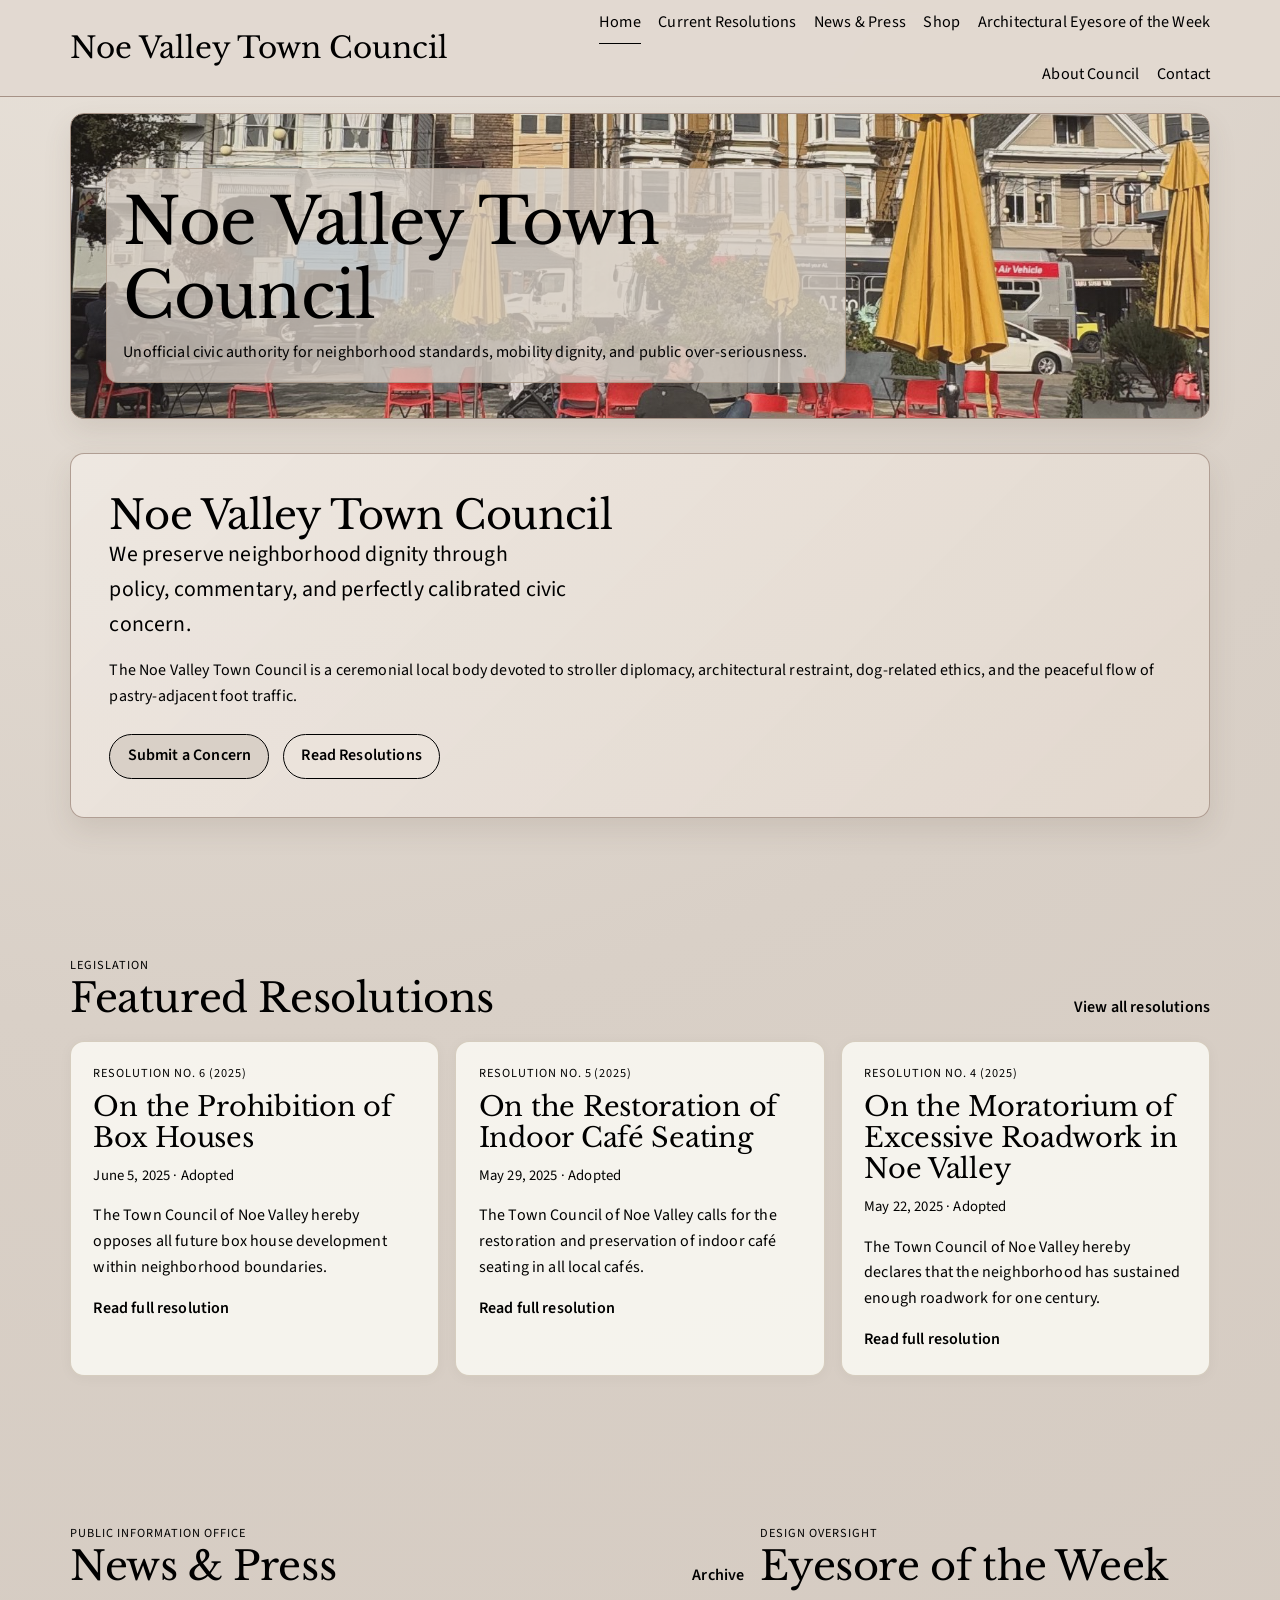
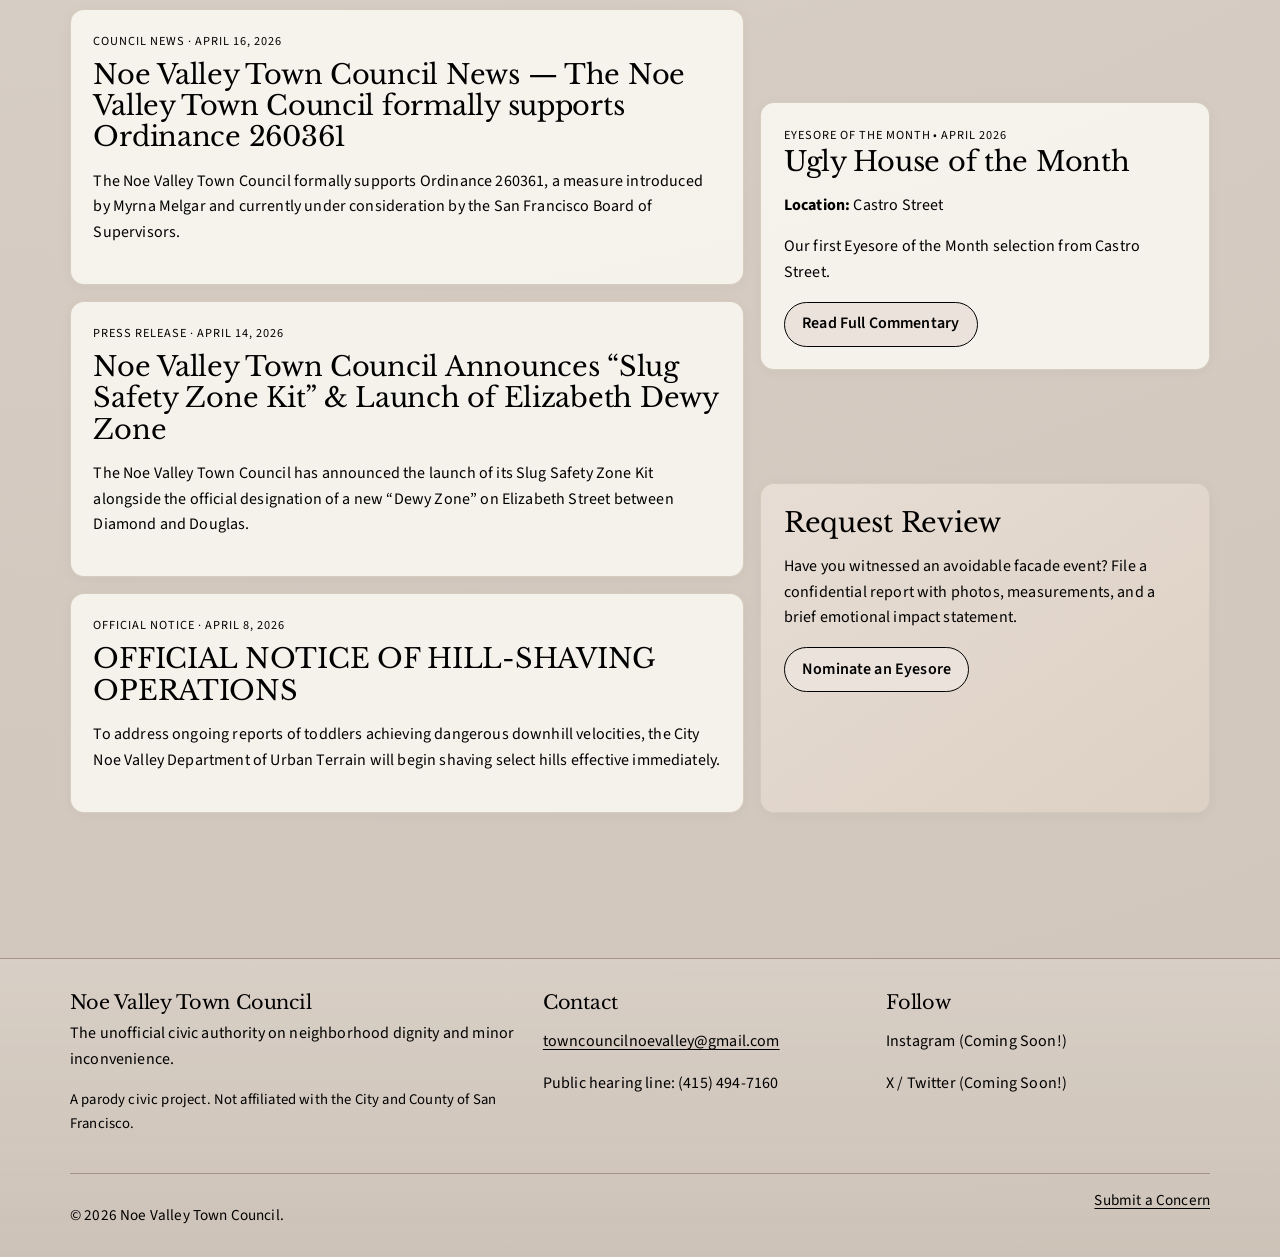
<file: index.html>
<!doctype html>
<html lang="en">
  <head>
    <meta charset="utf-8" />
    <meta name="viewport" content="width=device-width, initial-scale=1" />
    <title>Noe Valley Town Council | Unofficial Civic Authority</title>
    <meta
      name="description"
      content="The unofficial city council of Noe Valley: neighborhood resolutions, civic bulletins, architectural oversight, and politely dramatic governance."
    />
    <link rel="preconnect" href="https://fonts.googleapis.com" />
    <link rel="preconnect" href="https://fonts.gstatic.com" crossorigin />
    <link
      rel="preload"
      as="style"
      href="https://fonts.googleapis.com/css2?family=Libre+Baskerville:wght@400;700&amp;family=Source+Sans+3:wght@400;500;600;700&amp;display=swap"
    />
    <link
      rel="stylesheet"
      href="https://fonts.googleapis.com/css2?family=Libre+Baskerville:wght@400;700&amp;family=Source+Sans+3:wght@400;500;600;700&amp;display=swap"
      media="print"
      onload="this.media='all'"
    />
    <noscript>
      <link
        rel="stylesheet"
        href="https://fonts.googleapis.com/css2?family=Libre+Baskerville:wght@400;700&amp;family=Source+Sans+3:wght@400;500;600;700&amp;display=swap"
      />
    </noscript>
    <link rel="preload" as="image" href="assets/images/noe-hero.jpg" />
    <link rel="stylesheet" href="css/styles.css" />
    <link rel="icon" type="image/png" sizes="32x32" href="assets/images/favicon-64.png" />
    <script defer src="js/content.js"></script>
    <script defer src="js/site.js"></script>
  </head>
  <body data-page="home">
    <a class="skip-link" href="#main">Skip to main content</a>
    <div data-component="header"></div>
    <aside class="side-sky-rail side-sky-rail-left" aria-label="Sidebar banner">
      <img src="assets/images/nvtc-side-rail-banner.jpg" alt="Advertise here banner" width="160" height="600" loading="lazy" decoding="async" fetchpriority="low" />
    </aside>
    <aside class="side-sky-rail side-sky-rail-right" aria-label="Sidebar banner">
      <img src="assets/images/nvtc-side-rail-banner.jpg" alt="Advertise here banner" width="160" height="600" loading="lazy" decoding="async" fetchpriority="low" />
    </aside>

    <main id="main">
      <section class="home-image-hero">
        <div class="container">
          <div class="home-image-surface reveal">
            <div class="home-image-overlay">
              <h1>Noe Valley Town Council</h1>
              <p>Unofficial civic authority for neighborhood standards, mobility dignity, and public over-seriousness.</p>
            </div>
          </div>
        </div>
      </section>

      <section class="page-hero">
        <div class="container home-hero">
          <div class="hero-copy reveal">
            <h2>Noe Valley Town Council</h2>
            <p class="lead">
              We preserve neighborhood dignity through policy, commentary, and perfectly calibrated civic concern.
            </p>
            <p>
              The Noe Valley Town Council is a ceremonial local body devoted to stroller diplomacy, architectural restraint,
              dog-related ethics, and the peaceful flow of pastry-adjacent foot traffic.
            </p>
            <div class="cta-row">
              <a class="button button-primary" href="contact.html">Submit a Concern</a>
              <a class="button button-secondary" href="resolutions.html">Read Resolutions</a>
            </div>
          </div>
        </div>
      </section>

      <section>
        <div class="container">
          <div class="section-head">
            <div>
              <p class="eyebrow">Legislation</p>
              <h2>Featured Resolutions</h2>
            </div>
            <a class="text-link" href="resolutions.html">View all resolutions</a>
          </div>
          <div id="home-resolutions" class="card-grid" aria-live="polite"></div>
        </div>
      </section>

      <section>
        <div class="container dual-grid">
          <div>
            <div class="section-head">
              <div>
                <p class="eyebrow">Public Information Office</p>
                <h2>News &amp; Press</h2>
              </div>
              <a class="text-link" href="press.html">Archive</a>
            </div>
            <div id="home-press" class="stack" aria-live="polite"></div>
          </div>

          <div class="stack">
            <div>
              <p class="eyebrow">Design Oversight</p>
              <h2>Eyesore of the Week</h2>
            </div>
            <div id="home-eyesore" aria-live="polite"></div>
            <aside class="callout reveal" style="animation-delay: 140ms">
              <h3>Request Review</h3>
              <p>
                Have you witnessed an avoidable facade event? File a confidential report with photos, measurements, and a
                brief emotional impact statement.
              </p>
              <a class="button button-secondary" href="contact.html">Nominate an Eyesore</a>
            </aside>
          </div>
        </div>
      </section>
    </main>

    <div data-component="footer"></div>
  </body>
</html>
</file>
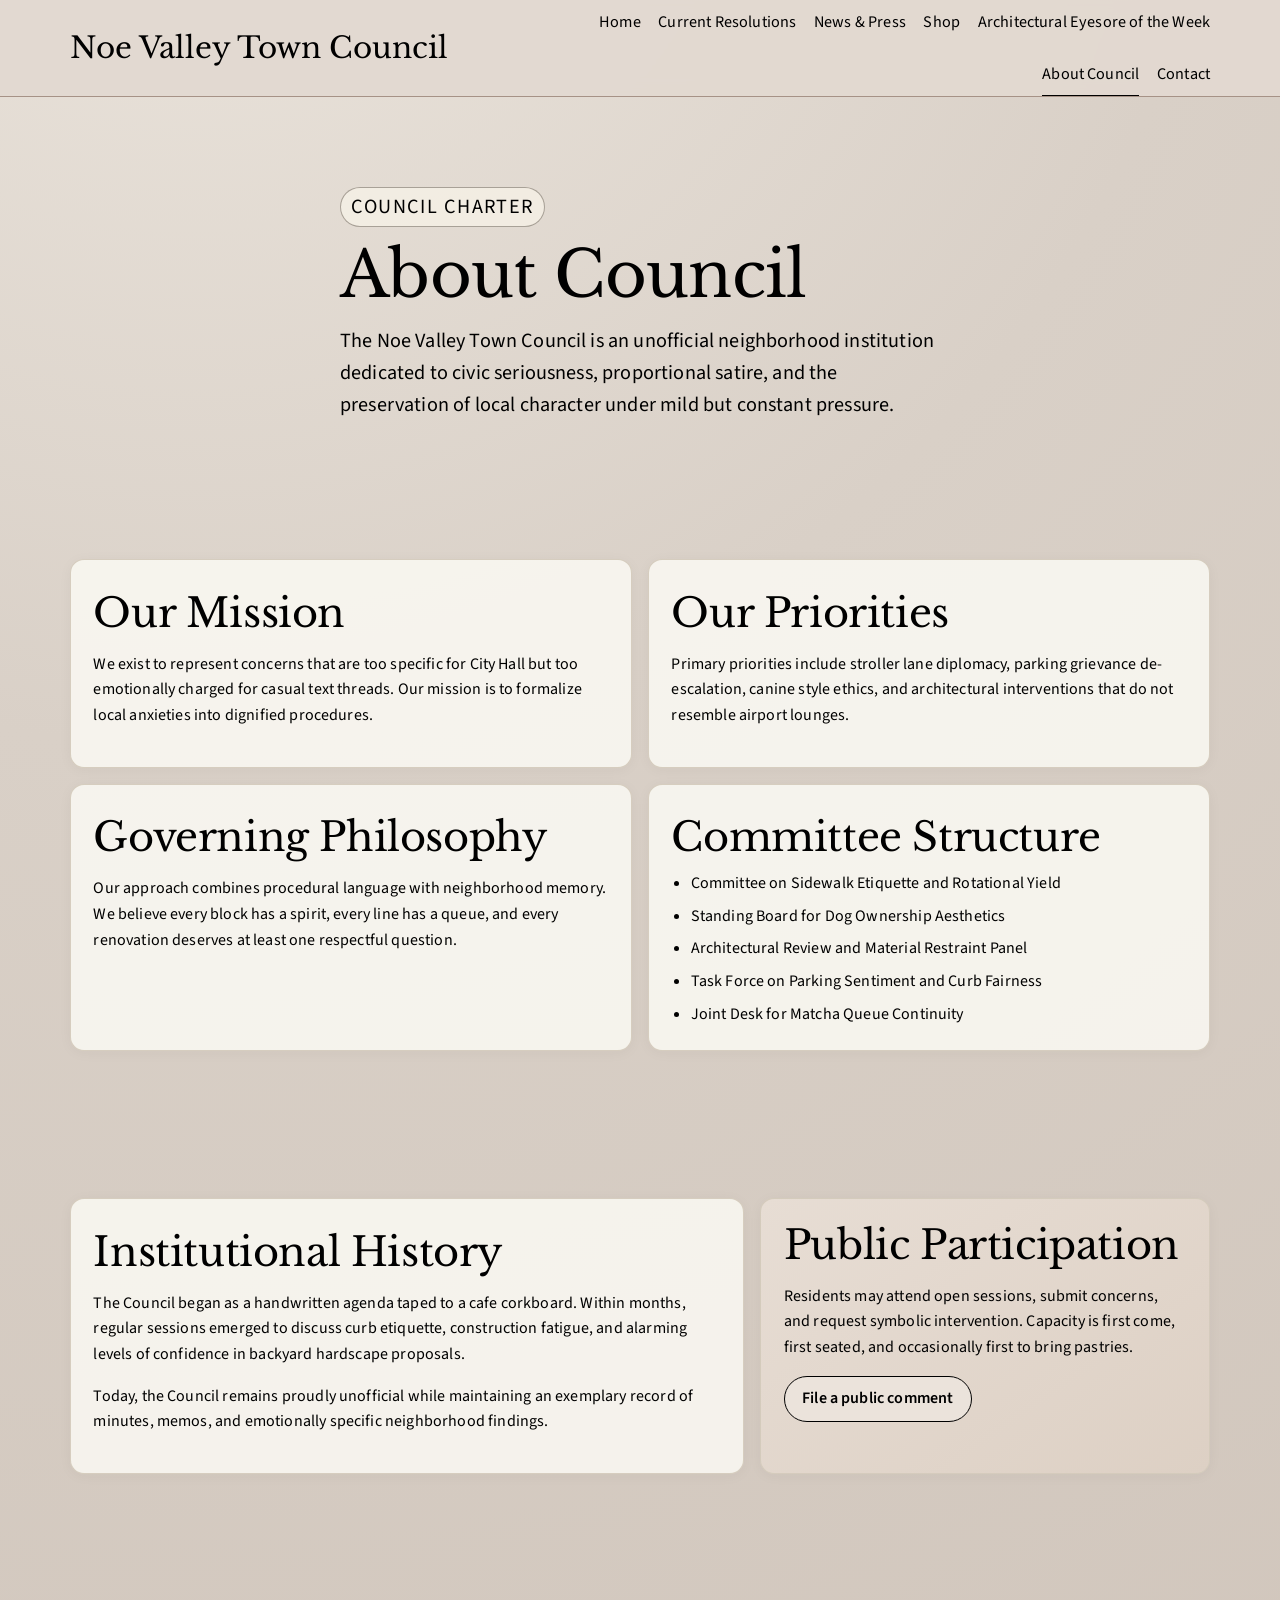
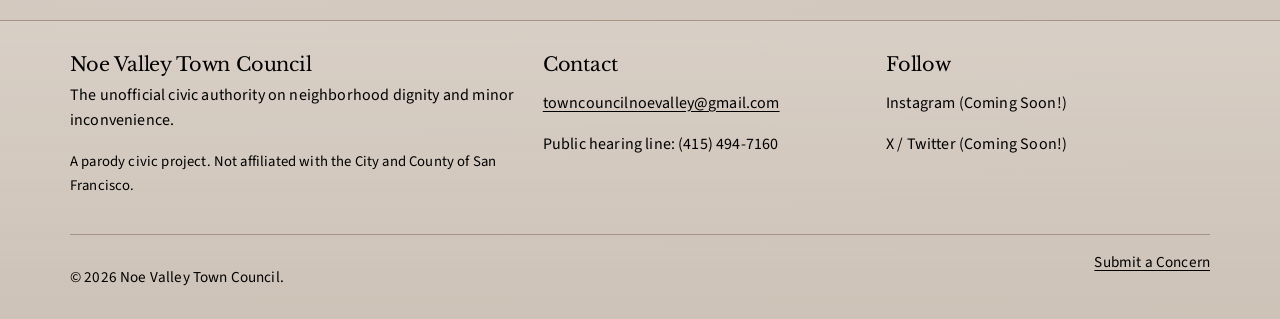
<file: about.html>
<!doctype html>
<html lang="en">
  <head>
    <meta charset="utf-8" />
    <meta name="viewport" content="width=device-width, initial-scale=1" />
    <title>About Council | Noe Valley Town Council</title>
    <meta
      name="description"
      content="About the mission, priorities, philosophy, and committees of the Noe Valley Town Council satire project."
    />
    <link rel="preconnect" href="https://fonts.googleapis.com" />
    <link rel="preconnect" href="https://fonts.gstatic.com" crossorigin />
    <link
      rel="preload"
      as="style"
      href="https://fonts.googleapis.com/css2?family=Libre+Baskerville:wght@400;700&amp;family=Source+Sans+3:wght@400;500;600;700&amp;display=swap"
    />
    <link
      rel="stylesheet"
      href="https://fonts.googleapis.com/css2?family=Libre+Baskerville:wght@400;700&amp;family=Source+Sans+3:wght@400;500;600;700&amp;display=swap"
      media="print"
      onload="this.media='all'"
    />
    <noscript>
      <link
        rel="stylesheet"
        href="https://fonts.googleapis.com/css2?family=Libre+Baskerville:wght@400;700&amp;family=Source+Sans+3:wght@400;500;600;700&amp;display=swap"
      />
    </noscript>
    <link rel="stylesheet" href="css/styles.css" />
    <link rel="icon" type="image/png" sizes="32x32" href="assets/images/favicon-64.png" />
    <script defer src="js/content.js"></script>
    <script defer src="js/site.js"></script>
  </head>
  <body data-page="about">
    <a class="skip-link" href="#main">Skip to main content</a>
    <div data-component="header"></div>
    <aside class="side-sky-rail side-sky-rail-left" aria-label="Sidebar banner">
      <img src="assets/images/nvtc-side-rail-banner.jpg" alt="Advertise here banner" width="160" height="600" loading="lazy" decoding="async" fetchpriority="low" />
    </aside>
    <aside class="side-sky-rail side-sky-rail-right" aria-label="Sidebar banner">
      <img src="assets/images/nvtc-side-rail-banner.jpg" alt="Advertise here banner" width="160" height="600" loading="lazy" decoding="async" fetchpriority="low" />
    </aside>

    <main id="main">
      <section class="page-hero">
        <div class="container page-head reveal">
          <p class="hero-ribbon">Council Charter</p>
          <h1>About Council</h1>
          <p>
            The Noe Valley Town Council is an unofficial neighborhood institution dedicated to civic seriousness,
            proportional satire, and the preservation of local character under mild but constant pressure.
          </p>
        </div>
      </section>

      <section>
        <div class="container about-grid">
          <article class="about-panel reveal">
            <h2>Our Mission</h2>
            <p>
              We exist to represent concerns that are too specific for City Hall but too emotionally charged
              for casual text threads. Our mission is to formalize local anxieties into dignified procedures.
            </p>
          </article>

          <article class="about-panel reveal" id="priorities" style="animation-delay: 70ms">
            <h2>Our Priorities</h2>
            <p>
              Primary priorities include stroller lane diplomacy, parking grievance de-escalation,
              canine style ethics, and architectural interventions that do not resemble airport lounges.
            </p>
          </article>

          <article class="about-panel reveal" style="animation-delay: 120ms">
            <h2>Governing Philosophy</h2>
            <p>
              Our approach combines procedural language with neighborhood memory. We believe every block has
              a spirit, every line has a queue, and every renovation deserves at least one respectful question.
            </p>
          </article>

          <article class="about-panel reveal" style="animation-delay: 170ms">
            <h2>Committee Structure</h2>
            <ul class="committee-list">
              <li>Committee on Sidewalk Etiquette and Rotational Yield</li>
              <li>Standing Board for Dog Ownership Aesthetics</li>
              <li>Architectural Review and Material Restraint Panel</li>
              <li>Task Force on Parking Sentiment and Curb Fairness</li>
              <li>Joint Desk for Matcha Queue Continuity</li>
            </ul>
          </article>
        </div>
      </section>

      <section>
        <div class="container dual-grid">
          <article class="about-panel reveal">
            <h2>Institutional History</h2>
            <p>
              The Council began as a handwritten agenda taped to a cafe corkboard. Within months,
              regular sessions emerged to discuss curb etiquette, construction fatigue, and alarming levels of confidence
              in backyard hardscape proposals.
            </p>
            <p>
              Today, the Council remains proudly unofficial while maintaining an exemplary record of minutes,
              memos, and emotionally specific neighborhood findings.
            </p>
          </article>

          <aside class="callout reveal" style="animation-delay: 110ms">
            <h2>Public Participation</h2>
            <p>
              Residents may attend open sessions, submit concerns, and request symbolic intervention.
              Capacity is first come, first seated, and occasionally first to bring pastries.
            </p>
            <a class="button button-secondary" href="contact.html">File a public comment</a>
          </aside>
        </div>
      </section>
    </main>

    <div data-component="footer"></div>
  </body>
</html>
</file>
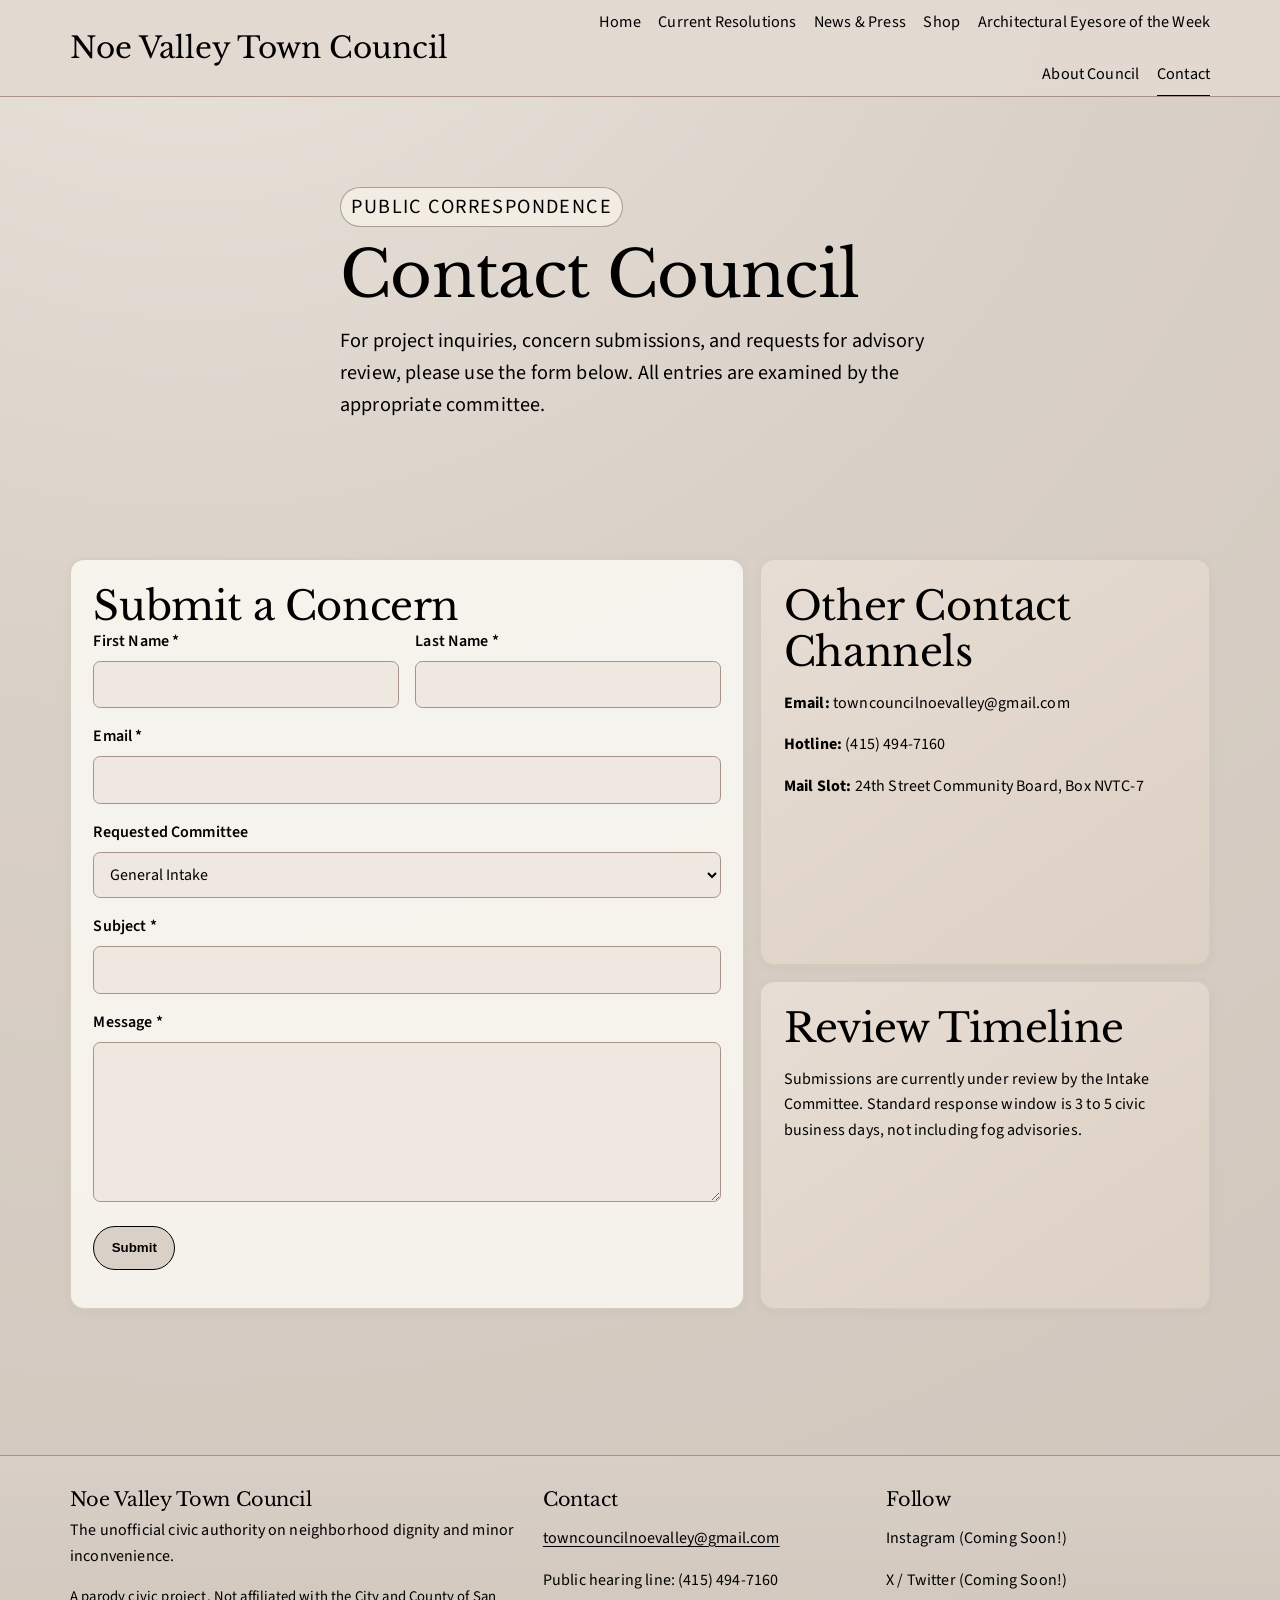
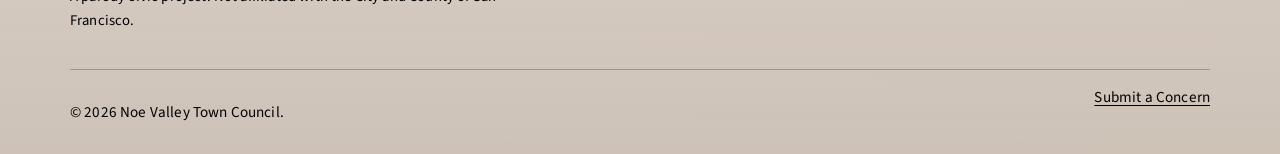
<file: contact.html>
<!doctype html>
<html lang="en">
  <head>
    <meta charset="utf-8" />
    <meta name="viewport" content="width=device-width, initial-scale=1" />
    <title>Contact | Noe Valley Town Council</title>
    <meta
      name="description"
      content="Contact the Noe Valley Town Council to submit a concern, request review, or ask for a ceremonial hearing."
    />
    <link rel="preconnect" href="https://fonts.googleapis.com" />
    <link rel="preconnect" href="https://fonts.gstatic.com" crossorigin />
    <link
      rel="preload"
      as="style"
      href="https://fonts.googleapis.com/css2?family=Libre+Baskerville:wght@400;700&amp;family=Source+Sans+3:wght@400;500;600;700&amp;display=swap"
    />
    <link
      rel="stylesheet"
      href="https://fonts.googleapis.com/css2?family=Libre+Baskerville:wght@400;700&amp;family=Source+Sans+3:wght@400;500;600;700&amp;display=swap"
      media="print"
      onload="this.media='all'"
    />
    <noscript>
      <link
        rel="stylesheet"
        href="https://fonts.googleapis.com/css2?family=Libre+Baskerville:wght@400;700&amp;family=Source+Sans+3:wght@400;500;600;700&amp;display=swap"
      />
    </noscript>
    <link rel="stylesheet" href="css/styles.css" />
    <link rel="icon" type="image/png" sizes="32x32" href="assets/images/favicon-64.png" />
    <script defer src="js/content.js"></script>
    <script defer src="js/site.js"></script>
  </head>
  <body data-page="contact">
    <a class="skip-link" href="#main">Skip to main content</a>
    <div data-component="header"></div>
    <aside class="side-sky-rail side-sky-rail-left" aria-label="Sidebar banner">
      <img src="assets/images/nvtc-side-rail-banner.jpg" alt="Advertise here banner" width="160" height="600" loading="lazy" decoding="async" fetchpriority="low" />
    </aside>
    <aside class="side-sky-rail side-sky-rail-right" aria-label="Sidebar banner">
      <img src="assets/images/nvtc-side-rail-banner.jpg" alt="Advertise here banner" width="160" height="600" loading="lazy" decoding="async" fetchpriority="low" />
    </aside>

    <main id="main">
      <section class="page-hero">
        <div class="container page-head reveal">
          <p class="hero-ribbon">Public Correspondence</p>
          <h1>Contact Council</h1>
          <p>
            For project inquiries, concern submissions, and requests for advisory review,
            please use the form below. All entries are examined by the appropriate committee.
          </p>
        </div>
      </section>

      <section>
        <div class="container dual-grid">
          <article class="contact-card reveal">
            <h2>Submit a Concern</h2>
            <form id="contact-form" action="https://formsubmit.co/towncouncilnoevalley@gmail.com" method="POST">
              <input
                type="hidden"
                name="_subject"
                value="New Submit a Concern form submission - Noe Valley Town Council"
              />
              <input type="hidden" name="_template" value="table" />
              <input type="hidden" name="_captcha" value="false" />
              <input type="hidden" name="_next" id="form-next" value="" />
              <input type="text" name="_honey" tabindex="-1" autocomplete="off" style="display: none" />
              <div class="form-grid">
                <div class="field">
                  <label for="first-name">First Name <span aria-hidden="true">*</span></label>
                  <input id="first-name" name="first-name" type="text" autocomplete="given-name" required />
                </div>
                <div class="field">
                  <label for="last-name">Last Name <span aria-hidden="true">*</span></label>
                  <input id="last-name" name="last-name" type="text" autocomplete="family-name" required />
                </div>

                <div class="field field-wide">
                  <label for="email">Email <span aria-hidden="true">*</span></label>
                  <input id="email" name="email" type="email" autocomplete="email" required />
                </div>

                <div class="field field-wide">
                  <label for="committee">Requested Committee</label>
                  <select id="committee" name="committee">
                    <option value="general">General Intake</option>
                    <option value="sidewalk">Sidewalk Etiquette</option>
                    <option value="dog">Dog Ownership Aesthetics</option>
                    <option value="architecture">Architectural Review</option>
                    <option value="parking">Parking Grievance Protocol</option>
                  </select>
                </div>

                <div class="field field-wide">
                  <label for="subject">Subject <span aria-hidden="true">*</span></label>
                  <input id="subject" name="subject" type="text" required />
                </div>

                <div class="field field-wide">
                  <label for="message">Message <span aria-hidden="true">*</span></label>
                  <textarea id="message" name="message" required></textarea>
                </div>
              </div>

              <div class="cta-row">
                <button class="button button-primary" type="submit">Submit</button>
              </div>
              <p id="contact-status" aria-live="polite"></p>
            </form>
          </article>

          <aside class="stack">
            <article class="callout reveal" style="animation-delay: 120ms">
              <h2>Other Contact Channels</h2>
              <p><strong>Email:</strong> towncouncilnoevalley@gmail.com</p>
              <p><strong>Hotline:</strong> (415) 494-7160</p>
              <p><strong>Mail Slot:</strong> 24th Street Community Board, Box NVTC-7</p>
            </article>

            <article class="callout reveal" style="animation-delay: 180ms">
              <h2>Review Timeline</h2>
              <p>
                Submissions are currently under review by the Intake Committee.
                Standard response window is 3 to 5 civic business days, not including fog advisories.
              </p>
            </article>
          </aside>
        </div>
      </section>
    </main>

    <div data-component="footer"></div>
  </body>
</html>
</file>
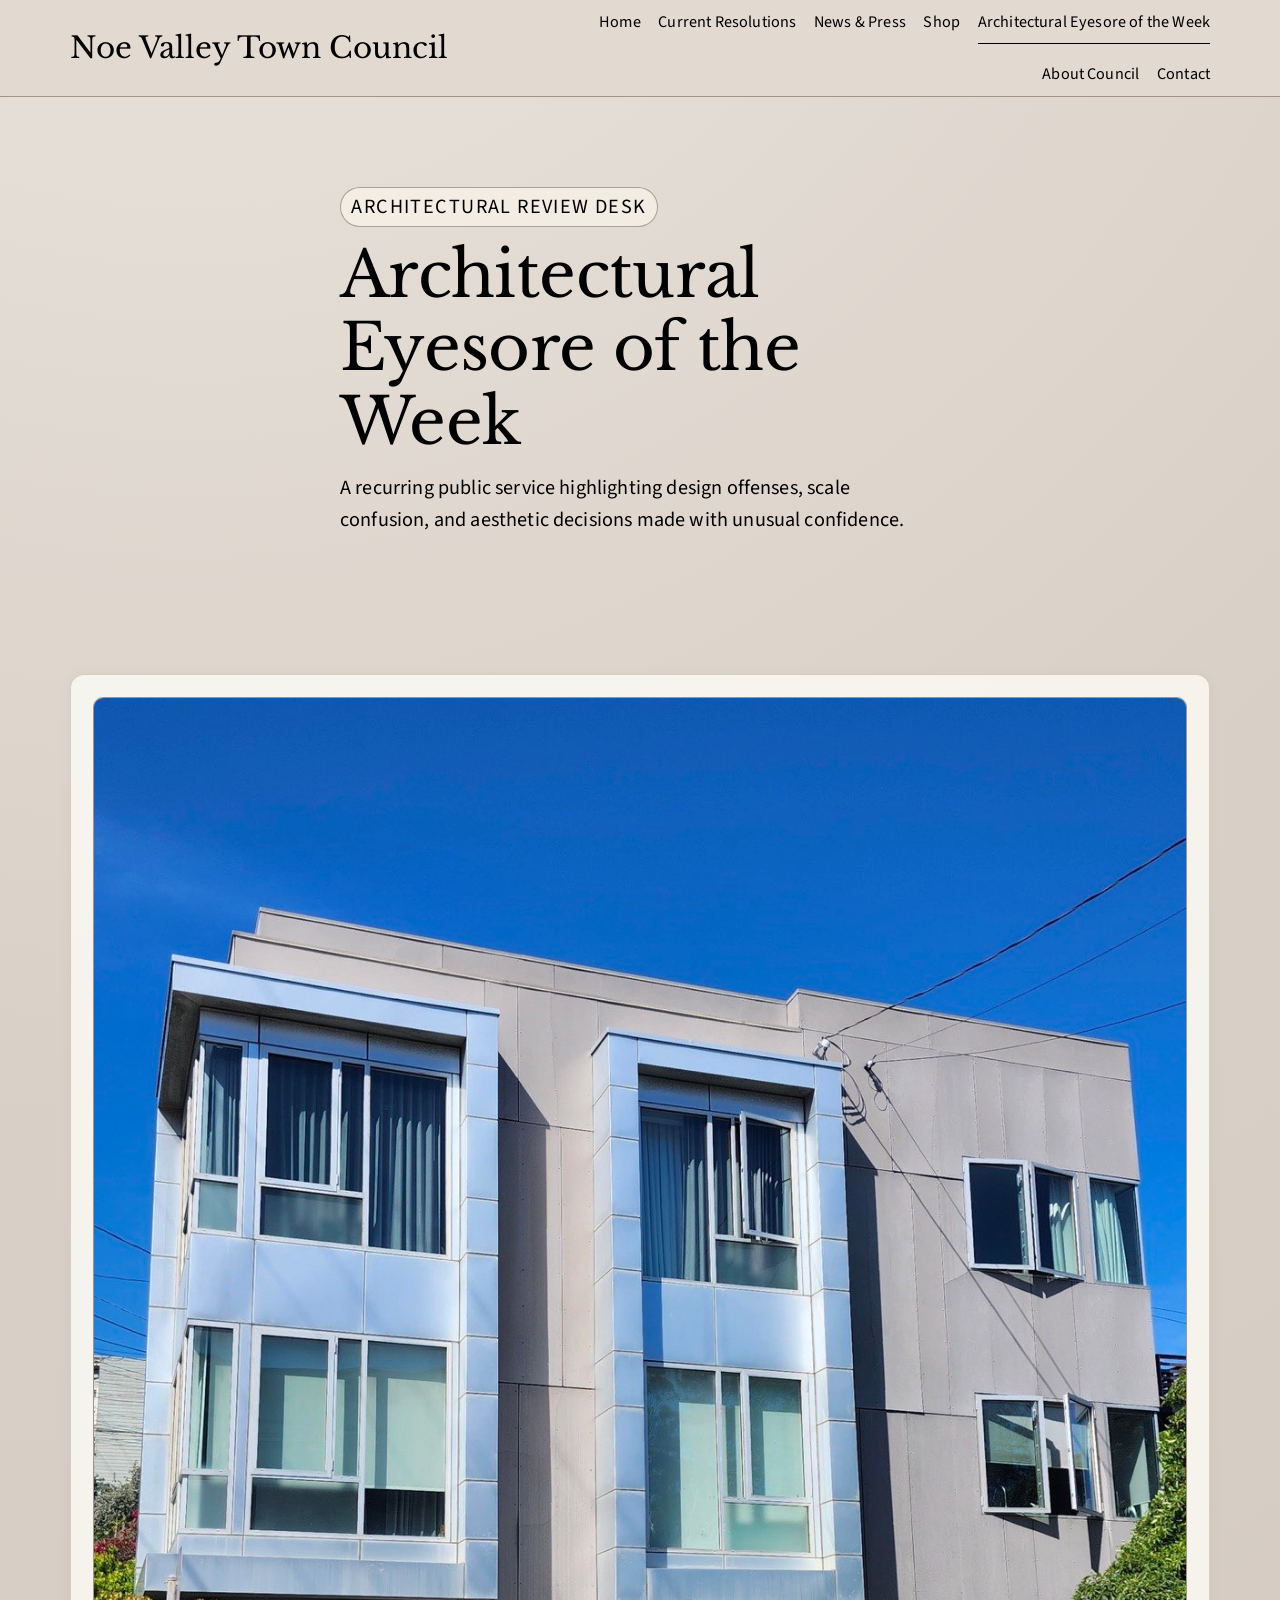
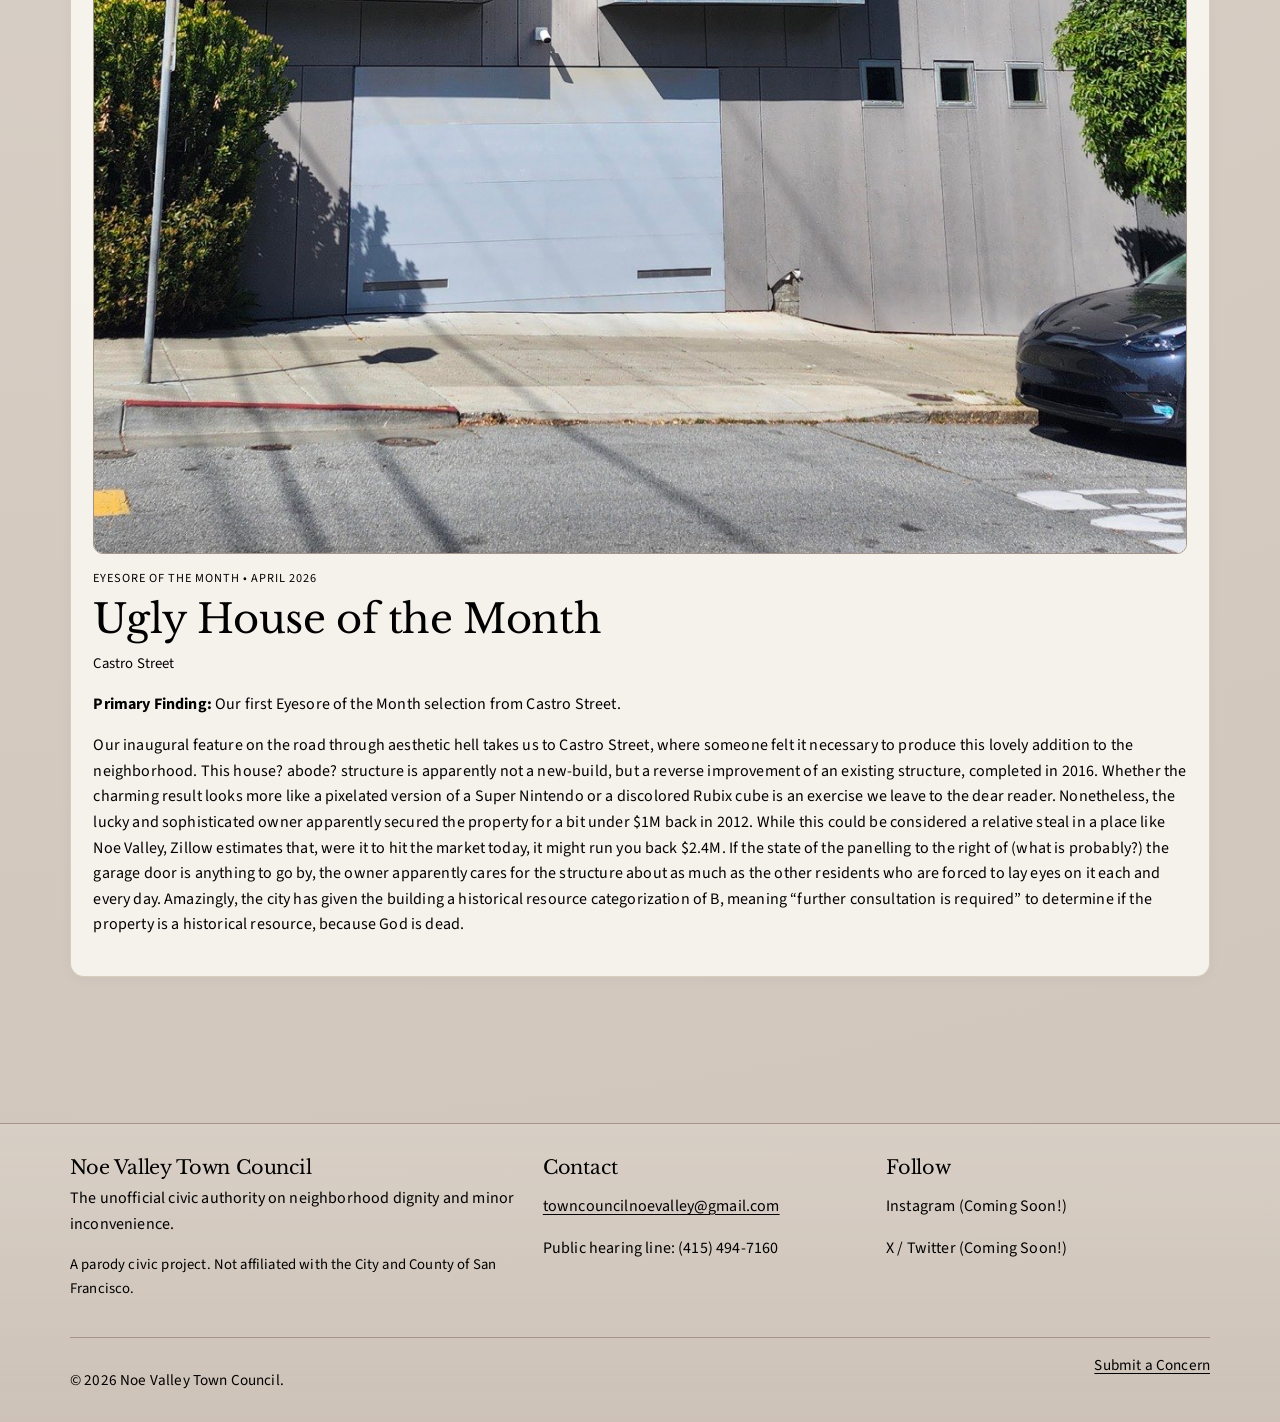
<file: eyesore.html>
<!doctype html>
<html lang="en">
  <head>
    <meta charset="utf-8" />
    <meta name="viewport" content="width=device-width, initial-scale=1" />
    <title>Architectural Eyesore of the Week | Noe Valley Town Council</title>
    <meta
      name="description"
      content="Recurring design commentary from the Noe Valley Town Council Architectural Review Desk."
    />
    <link rel="preconnect" href="https://fonts.googleapis.com" />
    <link rel="preconnect" href="https://fonts.gstatic.com" crossorigin />
    <link
      rel="preload"
      as="style"
      href="https://fonts.googleapis.com/css2?family=Libre+Baskerville:wght@400;700&amp;family=Source+Sans+3:wght@400;500;600;700&amp;display=swap"
    />
    <link
      rel="stylesheet"
      href="https://fonts.googleapis.com/css2?family=Libre+Baskerville:wght@400;700&amp;family=Source+Sans+3:wght@400;500;600;700&amp;display=swap"
      media="print"
      onload="this.media='all'"
    />
    <noscript>
      <link
        rel="stylesheet"
        href="https://fonts.googleapis.com/css2?family=Libre+Baskerville:wght@400;700&amp;family=Source+Sans+3:wght@400;500;600;700&amp;display=swap"
      />
    </noscript>
    <link rel="stylesheet" href="css/styles.css" />
    <link rel="icon" type="image/png" sizes="32x32" href="assets/images/favicon-64.png" />
    <script defer src="js/content.js"></script>
    <script defer src="js/site.js"></script>
  </head>
  <body data-page="eyesore">
    <a class="skip-link" href="#main">Skip to main content</a>
    <div data-component="header"></div>
    <aside class="side-sky-rail side-sky-rail-left" aria-label="Sidebar banner">
      <img src="assets/images/nvtc-side-rail-banner.jpg" alt="Advertise here banner" width="160" height="600" loading="lazy" decoding="async" fetchpriority="low" />
    </aside>
    <aside class="side-sky-rail side-sky-rail-right" aria-label="Sidebar banner">
      <img src="assets/images/nvtc-side-rail-banner.jpg" alt="Advertise here banner" width="160" height="600" loading="lazy" decoding="async" fetchpriority="low" />
    </aside>

    <main id="main">
      <section class="page-hero">
        <div class="container page-head reveal">
          <p class="hero-ribbon">Architectural Review Desk</p>
          <h1>Architectural Eyesore of the Week</h1>
          <p>
            A recurring public service highlighting design offenses, scale confusion,
            and aesthetic decisions made with unusual confidence.
          </p>
        </div>
      </section>

      <section>
        <div class="container">
          <div id="eyesore-featured" aria-live="polite"></div>
          <div id="eyesore-archive" class="stack" aria-live="polite"></div>
        </div>
      </section>
    </main>

    <div data-component="footer"></div>
  </body>
</html>
</file>
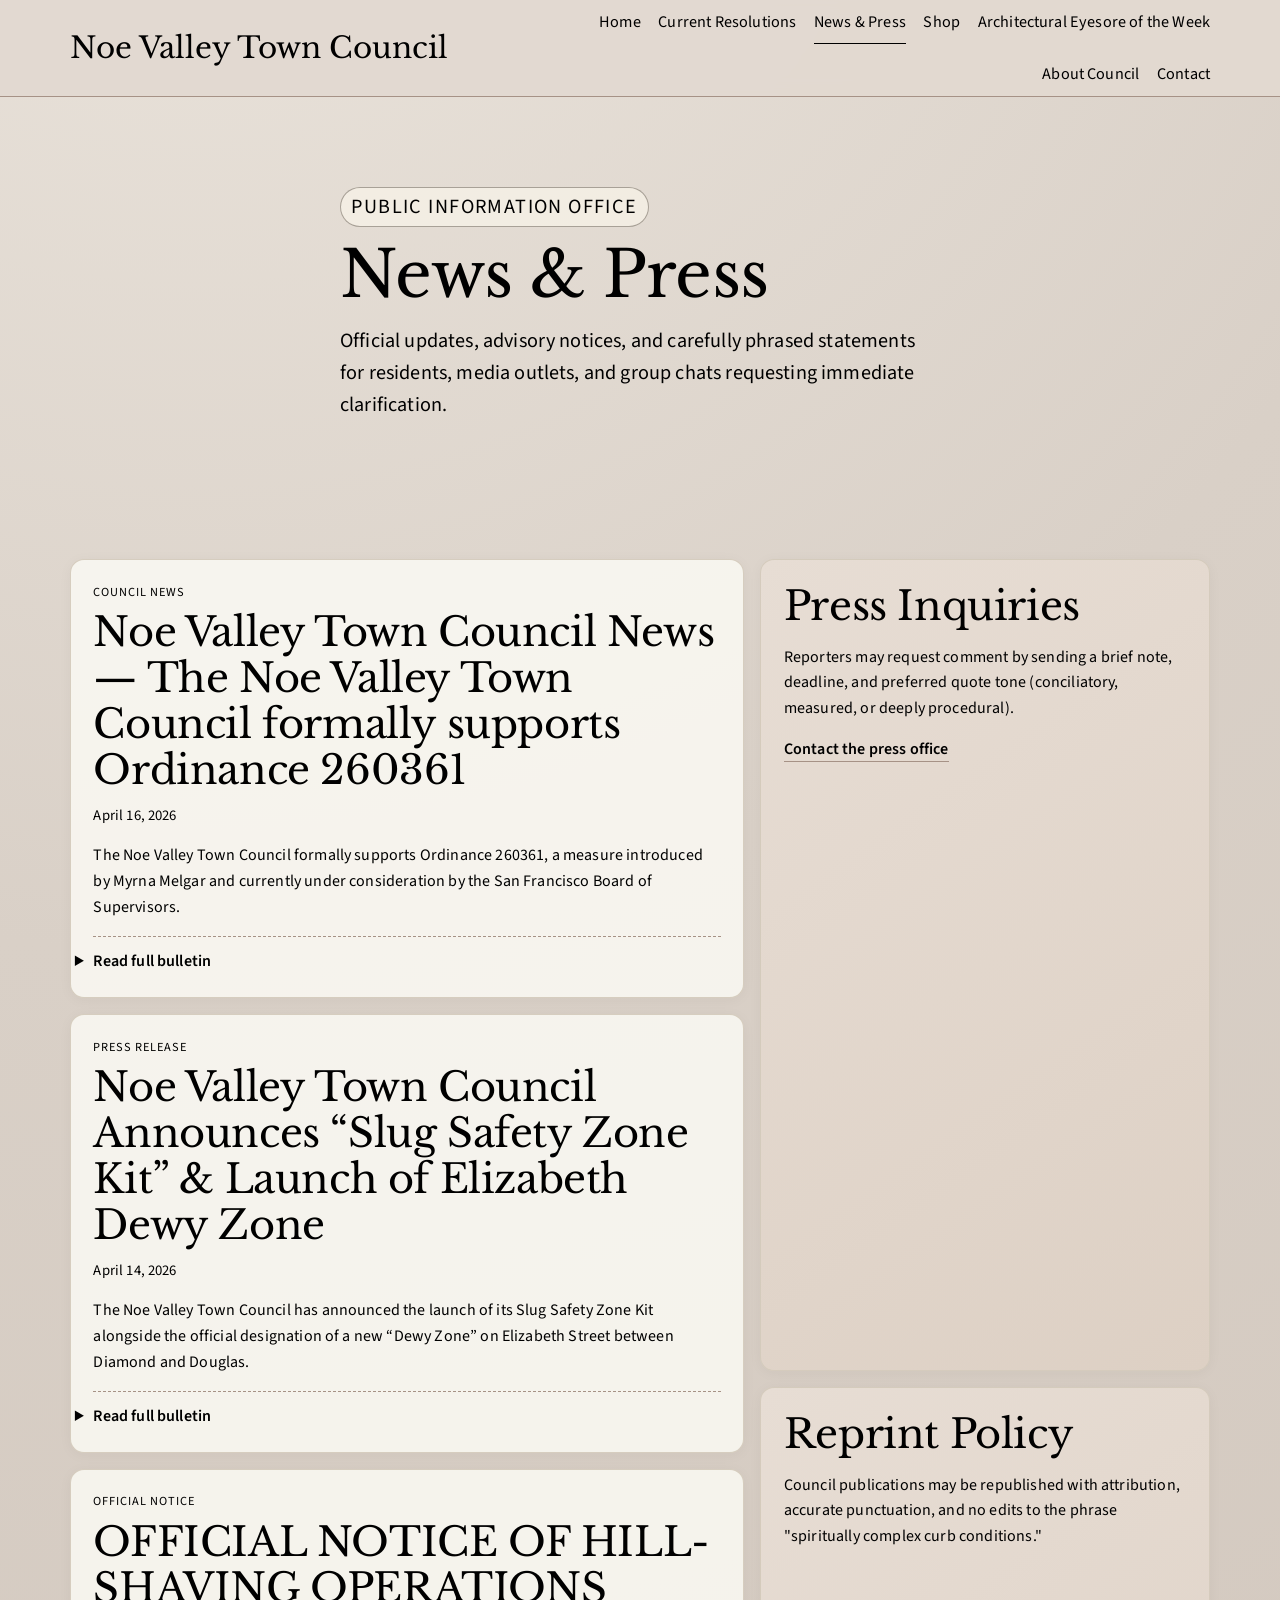
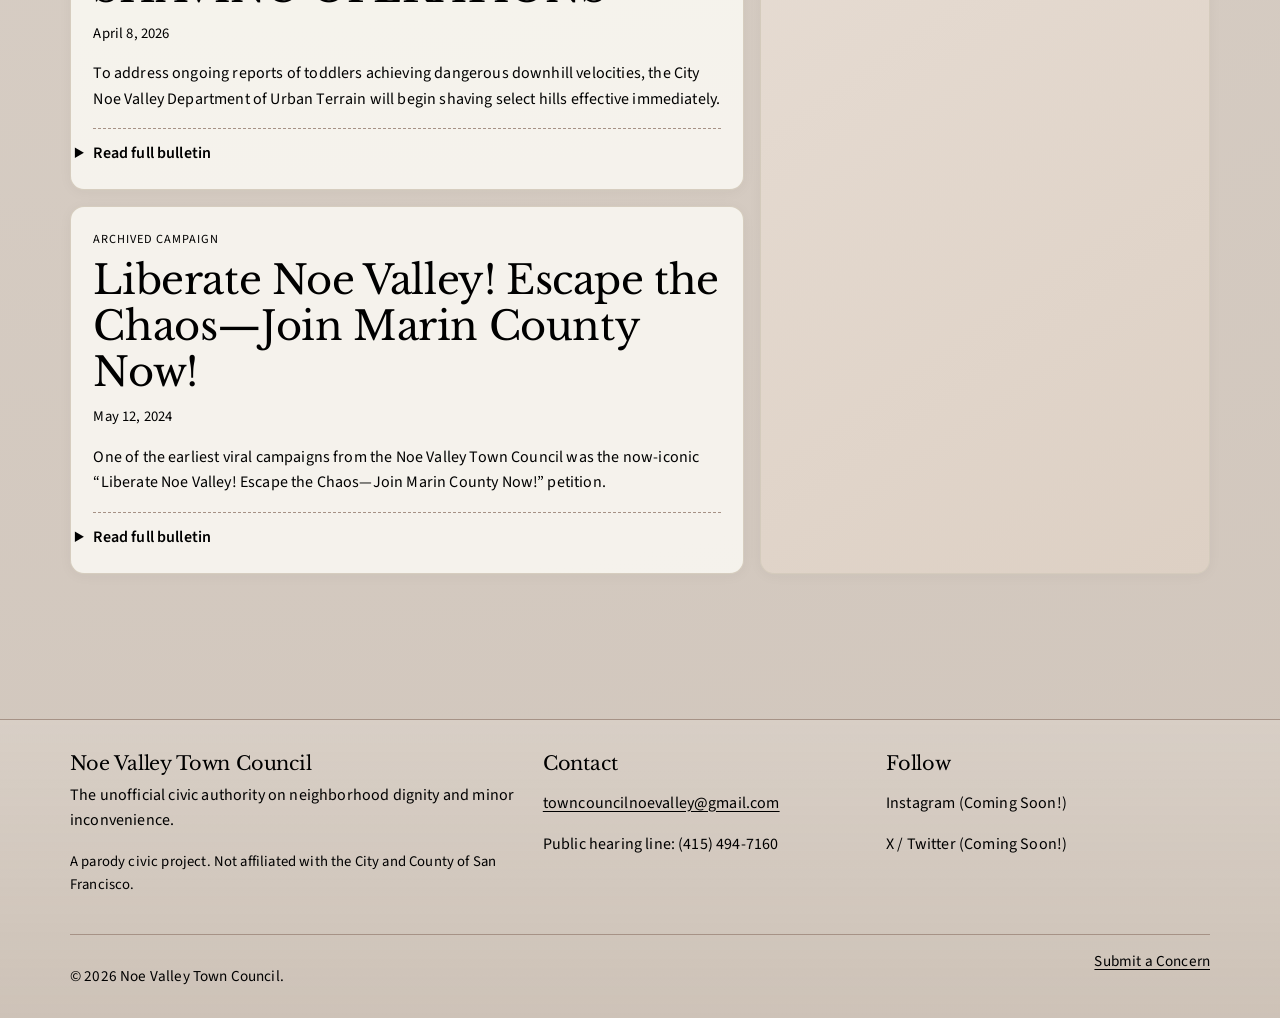
<file: press.html>
<!doctype html>
<html lang="en">
  <head>
    <meta charset="utf-8" />
    <meta name="viewport" content="width=device-width, initial-scale=1" />
    <title>News &amp; Press | Noe Valley Town Council</title>
    <meta
      name="description"
      content="News and press bulletins from the Noe Valley Town Council public information office."
    />
    <link rel="preconnect" href="https://fonts.googleapis.com" />
    <link rel="preconnect" href="https://fonts.gstatic.com" crossorigin />
    <link
      rel="preload"
      as="style"
      href="https://fonts.googleapis.com/css2?family=Libre+Baskerville:wght@400;700&amp;family=Source+Sans+3:wght@400;500;600;700&amp;display=swap"
    />
    <link
      rel="stylesheet"
      href="https://fonts.googleapis.com/css2?family=Libre+Baskerville:wght@400;700&amp;family=Source+Sans+3:wght@400;500;600;700&amp;display=swap"
      media="print"
      onload="this.media='all'"
    />
    <noscript>
      <link
        rel="stylesheet"
        href="https://fonts.googleapis.com/css2?family=Libre+Baskerville:wght@400;700&amp;family=Source+Sans+3:wght@400;500;600;700&amp;display=swap"
      />
    </noscript>
    <link rel="stylesheet" href="css/styles.css" />
    <link rel="icon" type="image/png" sizes="32x32" href="assets/images/favicon-64.png" />
    <script defer src="js/content.js"></script>
    <script defer src="js/site.js"></script>
  </head>
  <body data-page="press">
    <a class="skip-link" href="#main">Skip to main content</a>
    <div data-component="header"></div>
    <aside class="side-sky-rail side-sky-rail-left" aria-label="Sidebar banner">
      <img src="assets/images/nvtc-side-rail-banner.jpg" alt="Advertise here banner" width="160" height="600" loading="lazy" decoding="async" fetchpriority="low" />
    </aside>
    <aside class="side-sky-rail side-sky-rail-right" aria-label="Sidebar banner">
      <img src="assets/images/nvtc-side-rail-banner.jpg" alt="Advertise here banner" width="160" height="600" loading="lazy" decoding="async" fetchpriority="low" />
    </aside>

    <main id="main">
      <section class="page-hero">
        <div class="container page-head reveal">
          <p class="hero-ribbon">Public Information Office</p>
          <h1>News &amp; Press</h1>
          <p>
            Official updates, advisory notices, and carefully phrased statements for residents, media outlets,
            and group chats requesting immediate clarification.
          </p>
        </div>
      </section>

      <section>
        <div class="container dual-grid">
          <div id="press-list" class="stack" aria-live="polite"></div>

          <aside class="stack">
            <article class="callout reveal" style="animation-delay: 120ms">
              <h2>Press Inquiries</h2>
              <p>
                Reporters may request comment by sending a brief note, deadline, and preferred quote tone
                (conciliatory, measured, or deeply procedural).
              </p>
              <a class="text-link" href="contact.html">Contact the press office</a>
            </article>

            <article class="callout reveal" style="animation-delay: 180ms">
              <h2>Reprint Policy</h2>
              <p>
                Council publications may be republished with attribution, accurate punctuation,
                and no edits to the phrase "spiritually complex curb conditions."
              </p>
            </article>
          </aside>
        </div>
      </section>
    </main>

    <div data-component="footer"></div>
  </body>
</html>
</file>
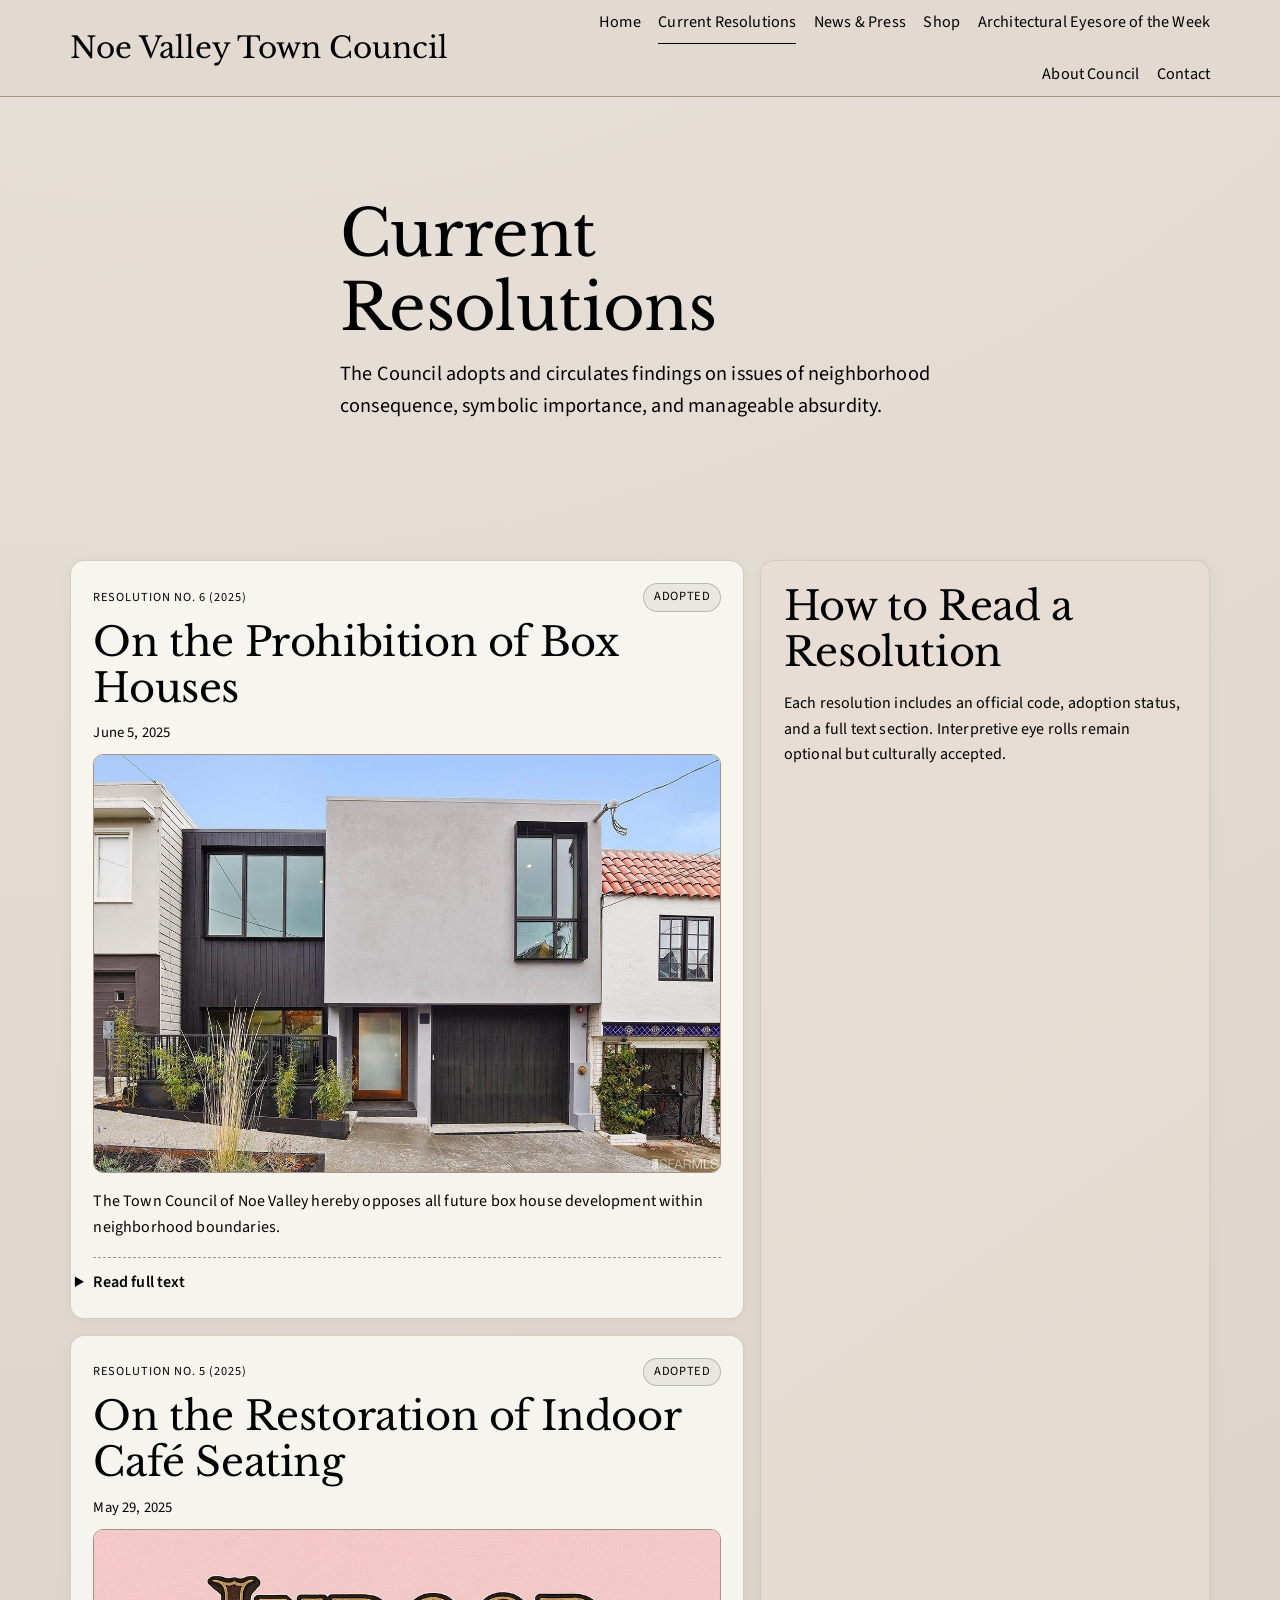
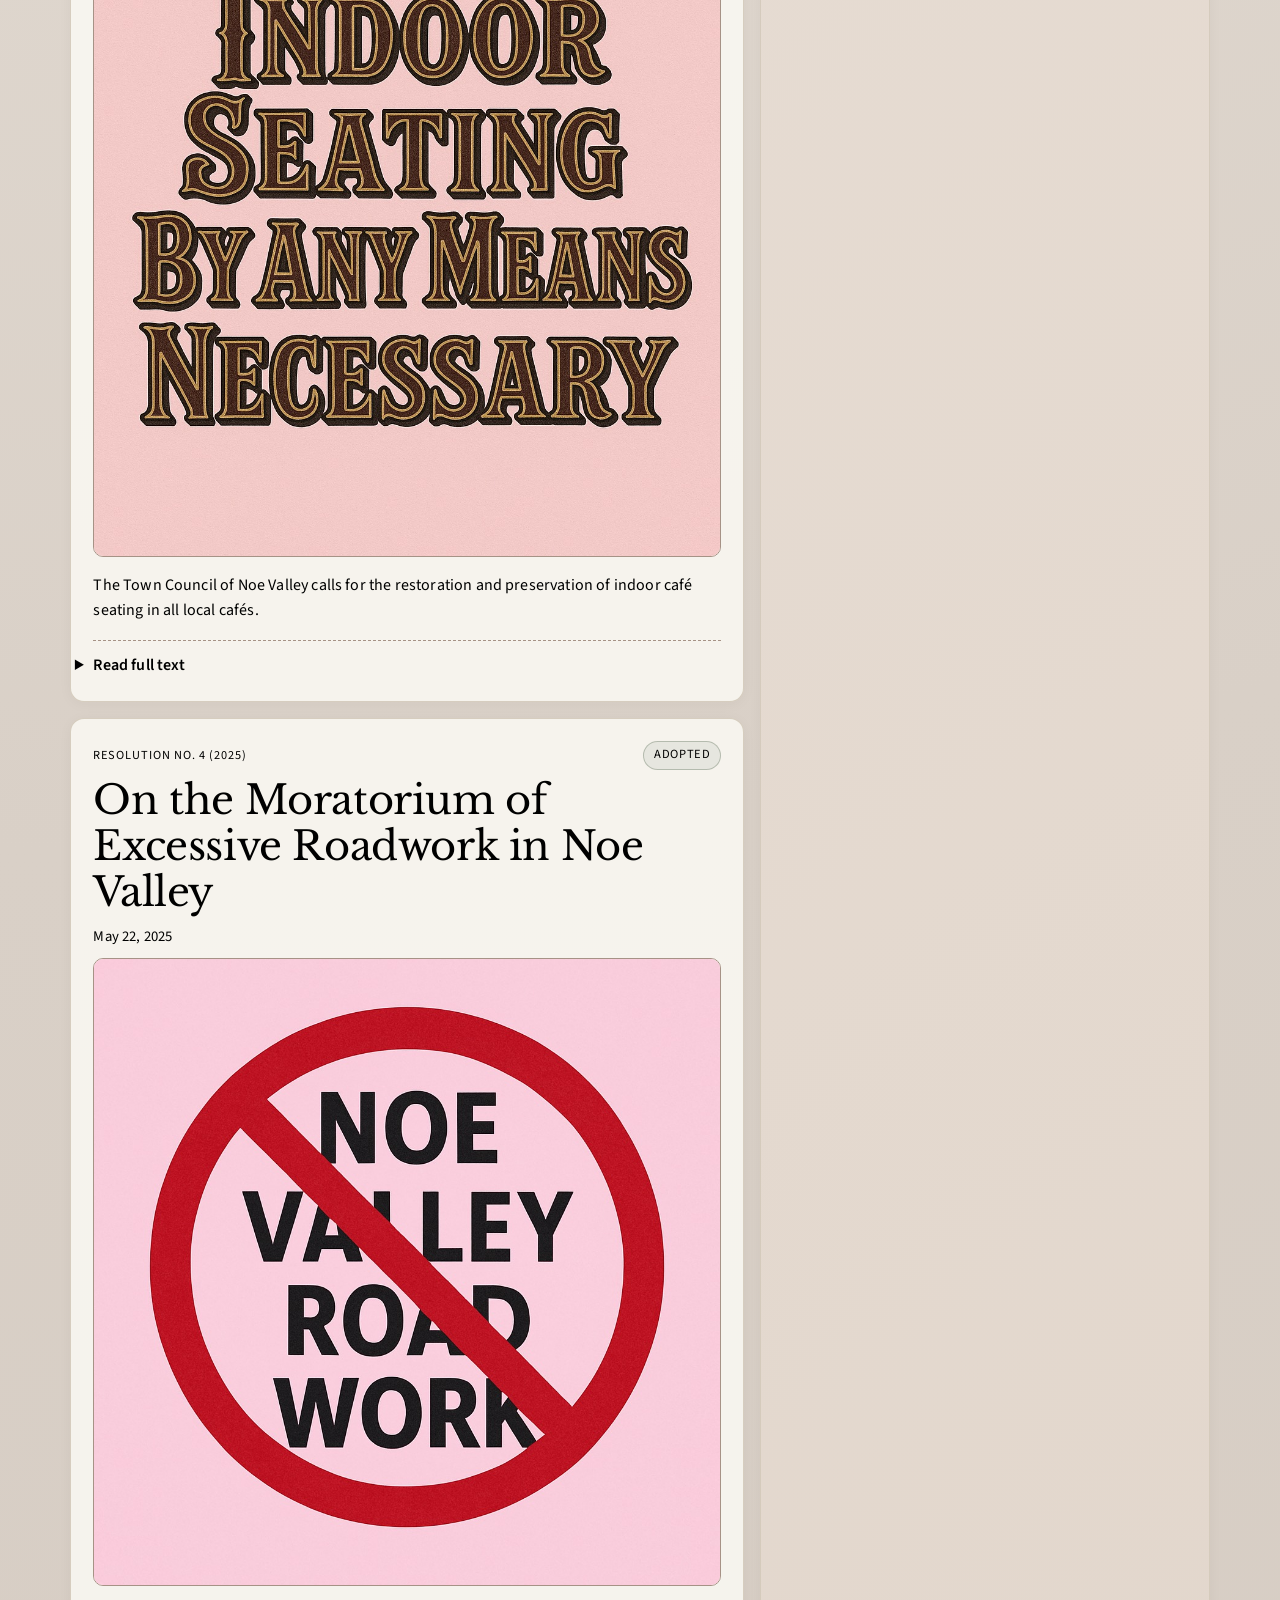
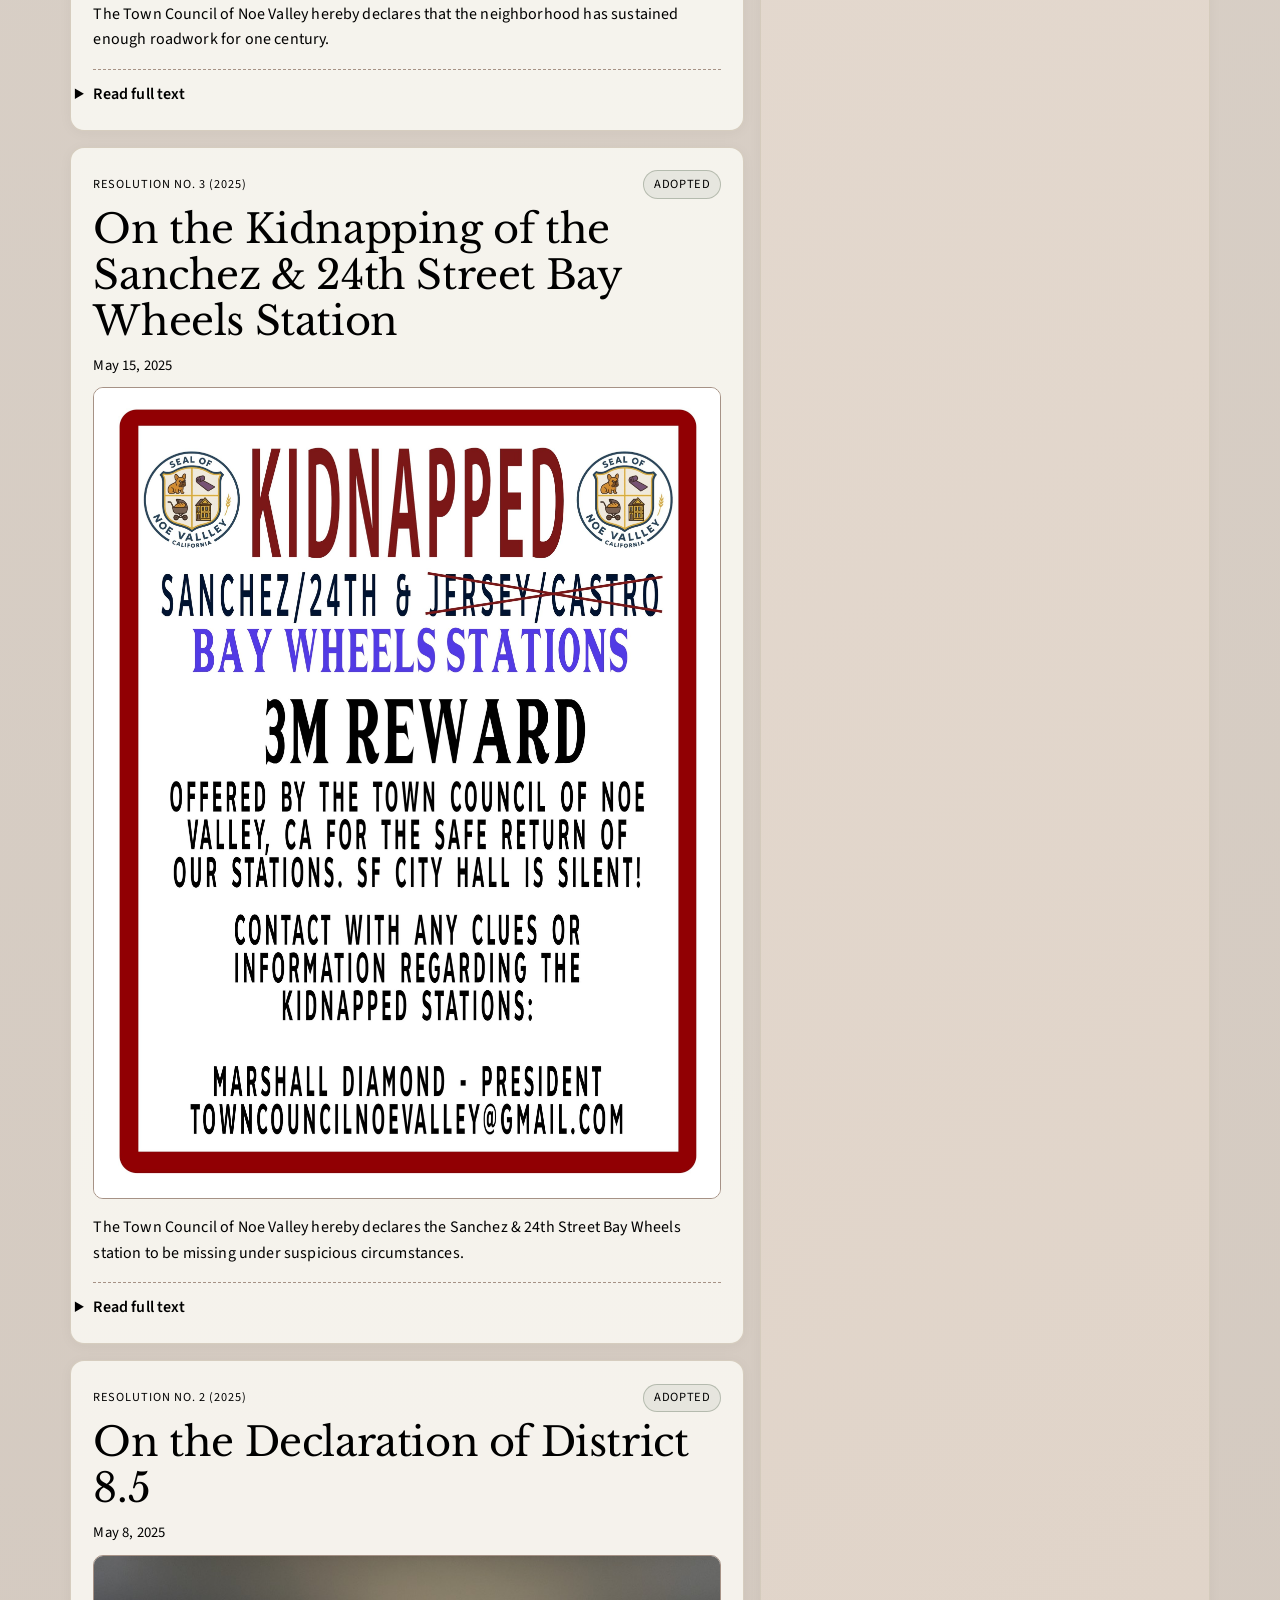
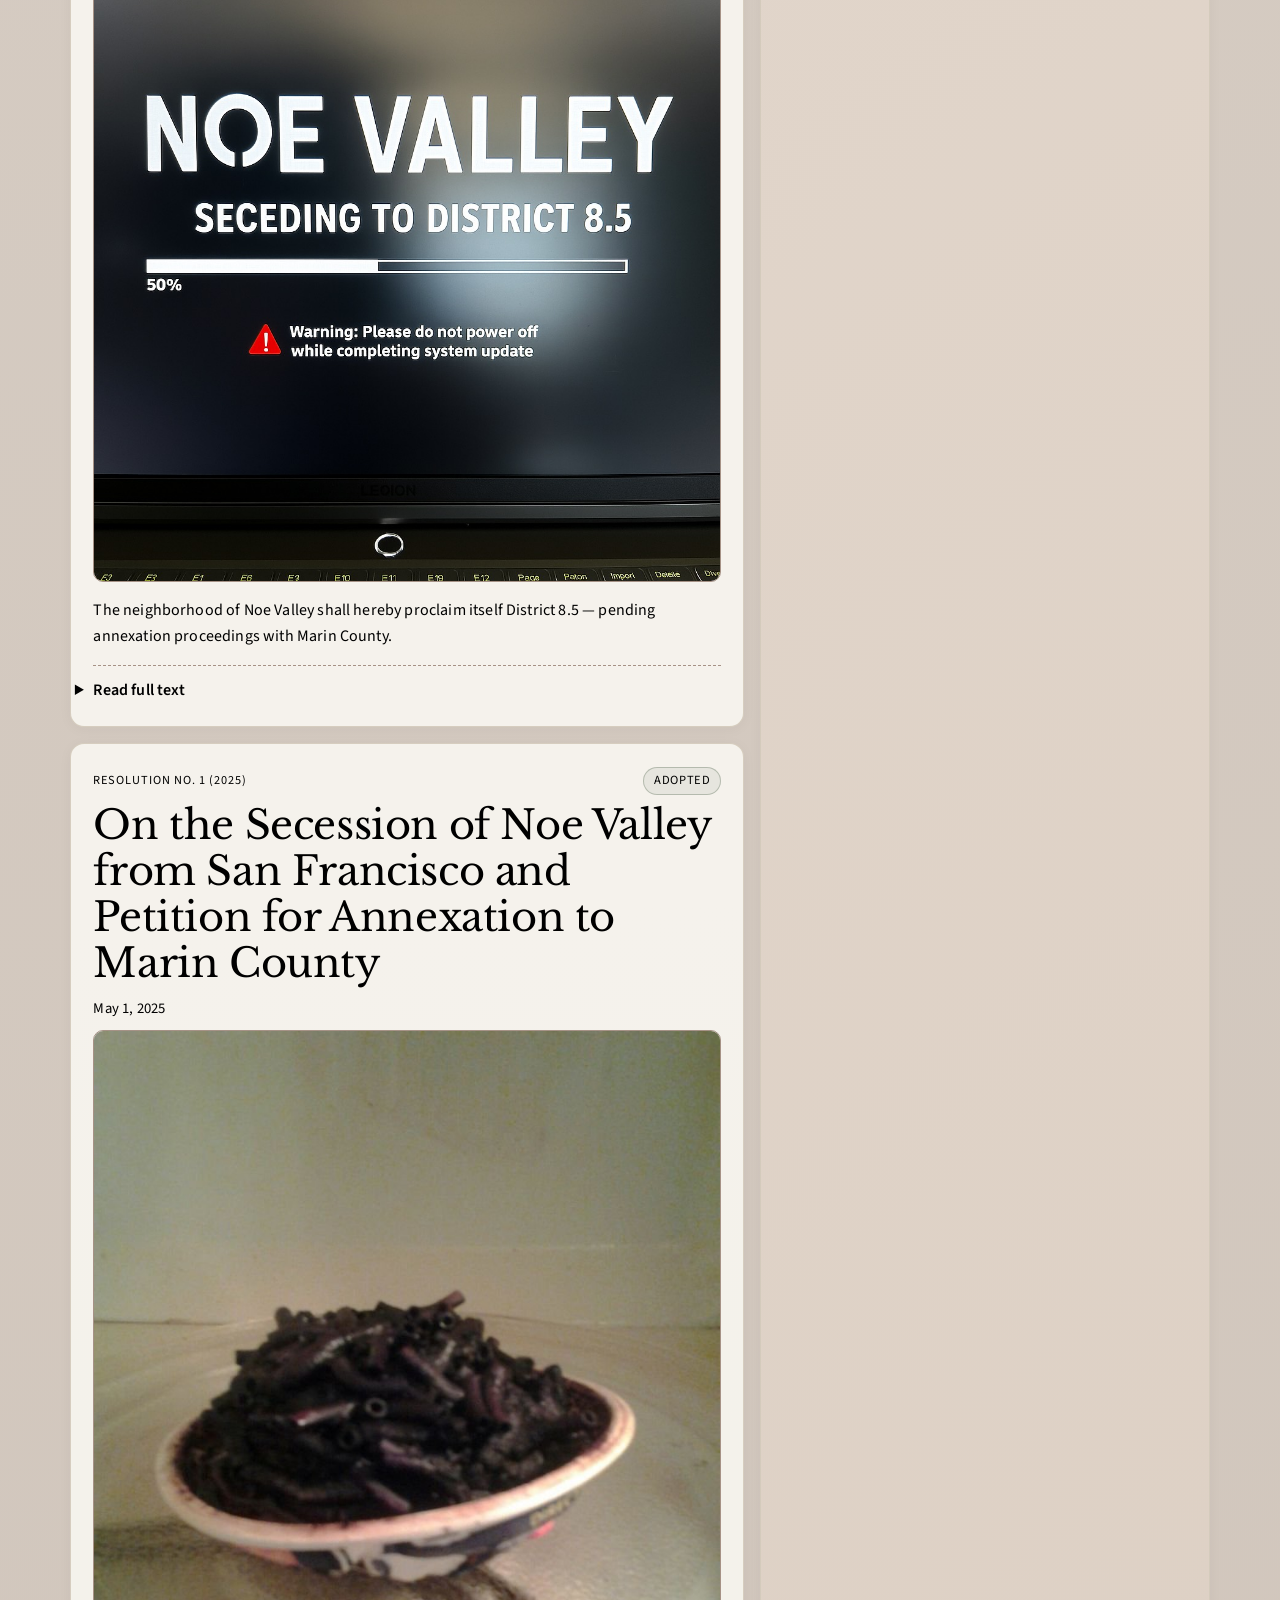
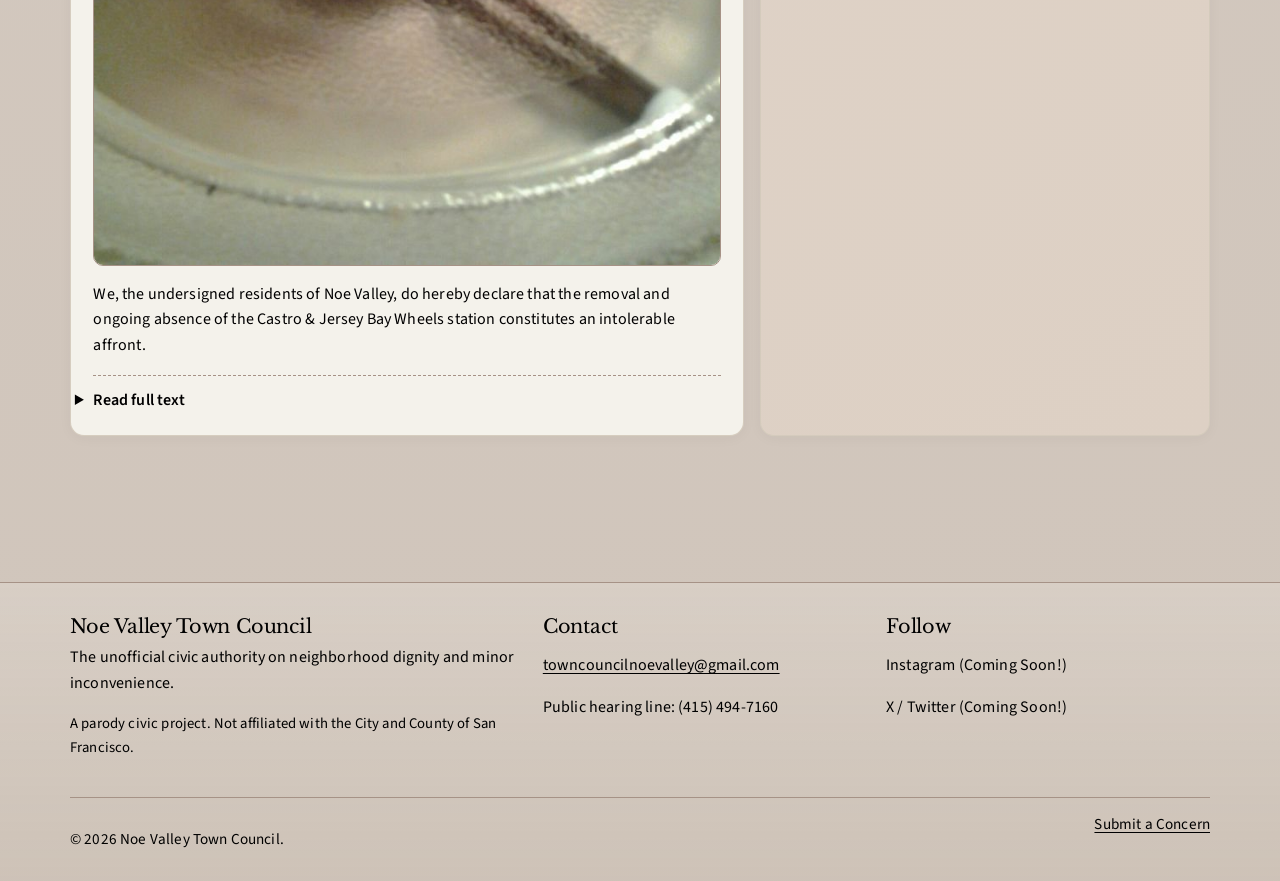
<file: resolutions.html>
<!doctype html>
<html lang="en">
  <head>
    <meta charset="utf-8" />
    <meta name="viewport" content="width=device-width, initial-scale=1" />
    <title>Current Resolutions | Noe Valley Town Council</title>
    <meta
      name="description"
      content="Current satirical civic resolutions from the Noe Valley Town Council, including stroller policy, sidewalk etiquette, and parking grievance protocol."
    />
    <link rel="preconnect" href="https://fonts.googleapis.com" />
    <link rel="preconnect" href="https://fonts.gstatic.com" crossorigin />
    <link
      rel="preload"
      as="style"
      href="https://fonts.googleapis.com/css2?family=Libre+Baskerville:wght@400;700&amp;family=Source+Sans+3:wght@400;500;600;700&amp;display=swap"
    />
    <link
      rel="stylesheet"
      href="https://fonts.googleapis.com/css2?family=Libre+Baskerville:wght@400;700&amp;family=Source+Sans+3:wght@400;500;600;700&amp;display=swap"
      media="print"
      onload="this.media='all'"
    />
    <noscript>
      <link
        rel="stylesheet"
        href="https://fonts.googleapis.com/css2?family=Libre+Baskerville:wght@400;700&amp;family=Source+Sans+3:wght@400;500;600;700&amp;display=swap"
      />
    </noscript>
    <link rel="stylesheet" href="css/styles.css" />
    <link rel="icon" type="image/png" sizes="32x32" href="assets/images/favicon-64.png" />
    <script defer src="js/content.js"></script>
    <script defer src="js/site.js"></script>
  </head>
  <body data-page="resolutions">
    <a class="skip-link" href="#main">Skip to main content</a>
    <div data-component="header"></div>
    <aside class="side-sky-rail side-sky-rail-left" aria-label="Sidebar banner">
      <img src="assets/images/nvtc-side-rail-banner.jpg" alt="Advertise here banner" width="160" height="600" loading="lazy" decoding="async" fetchpriority="low" />
    </aside>
    <aside class="side-sky-rail side-sky-rail-right" aria-label="Sidebar banner">
      <img src="assets/images/nvtc-side-rail-banner.jpg" alt="Advertise here banner" width="160" height="600" loading="lazy" decoding="async" fetchpriority="low" />
    </aside>

    <main id="main">
      <section class="page-hero">
        <div class="container page-head reveal">
          <h1>Current Resolutions</h1>
          <p>
            The Council adopts and circulates findings on issues of neighborhood consequence, symbolic importance,
            and manageable absurdity.
          </p>
        </div>
      </section>

      <section>
        <div class="container dual-grid">
          <div id="resolutions-list" class="stack" aria-live="polite"></div>
          <aside class="stack">
            <article class="callout reveal" style="animation-delay: 120ms">
              <h2>How to Read a Resolution</h2>
              <p>
                Each resolution includes an official code, adoption status, and a full text section. Interpretive eye
                rolls remain optional but culturally accepted.
              </p>
            </article>
          </aside>
        </div>
      </section>
    </main>

    <div data-component="footer"></div>
  </body>
</html>
</file>
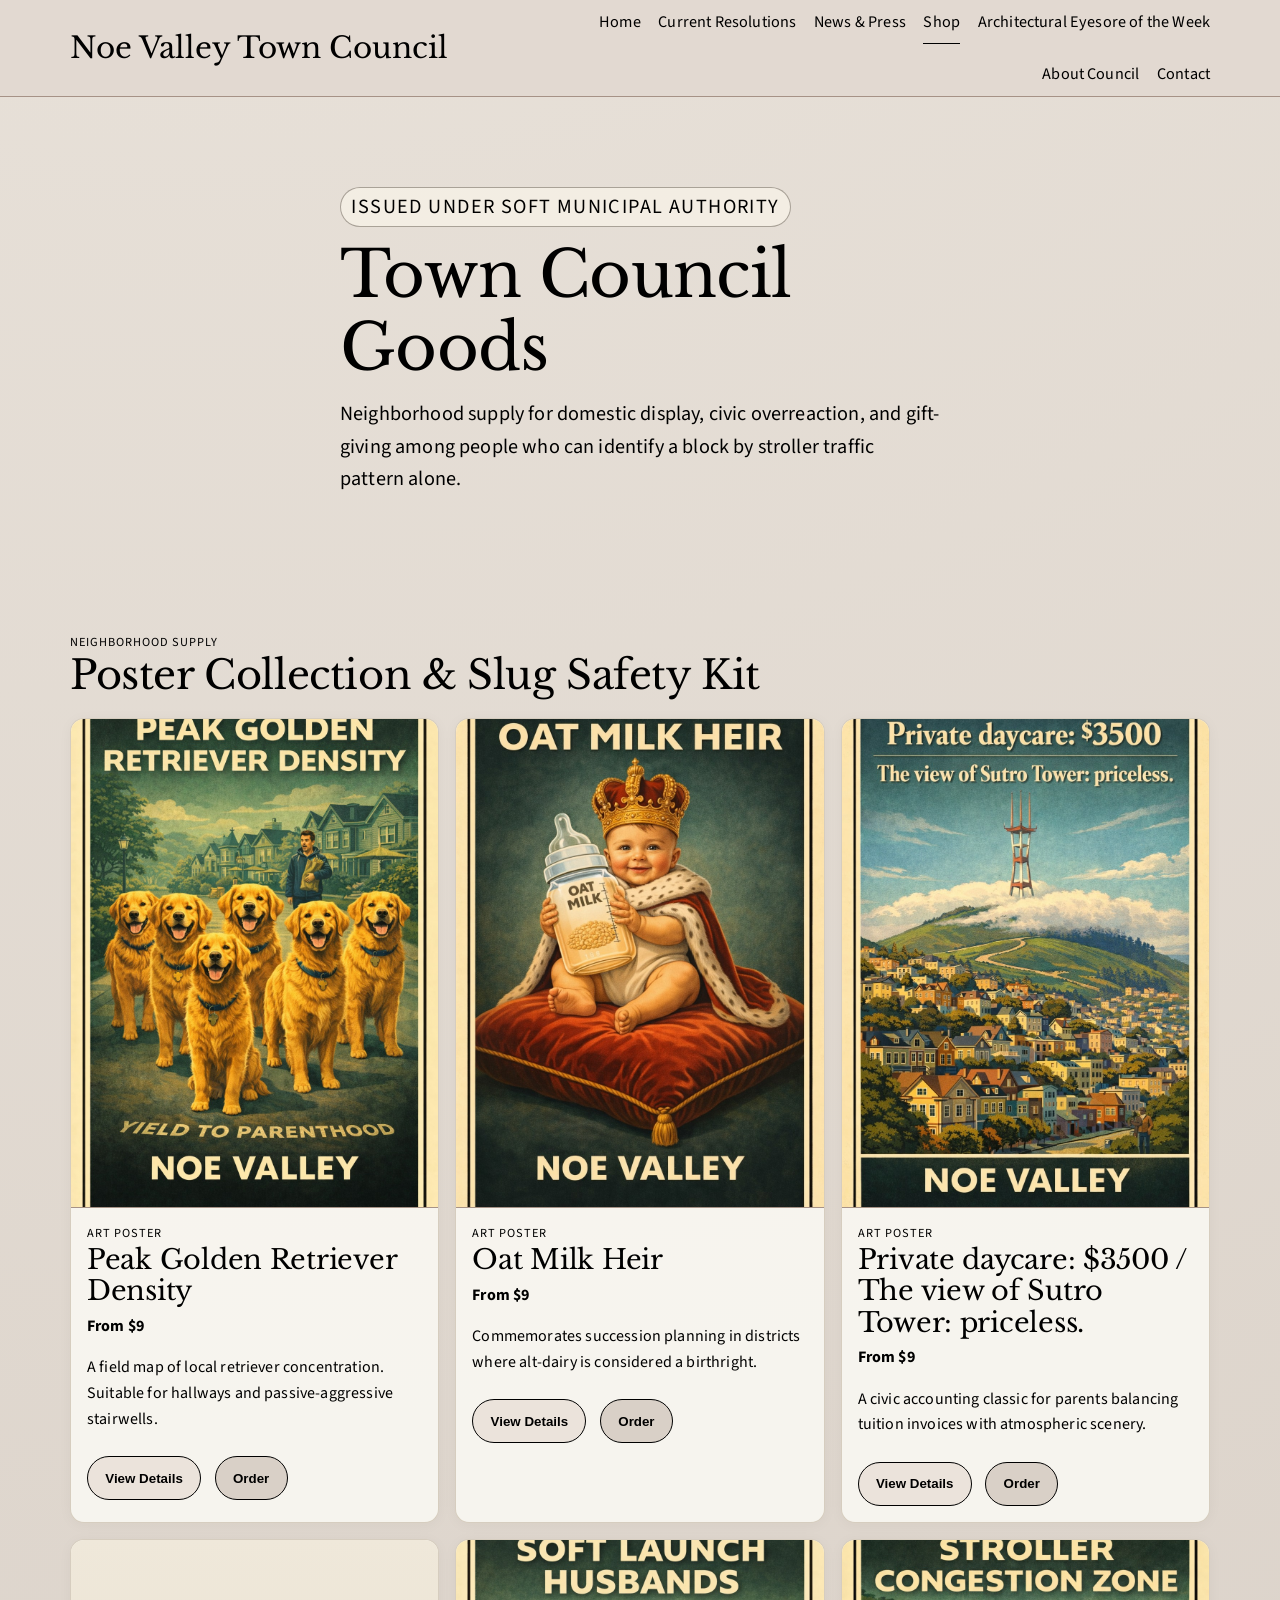
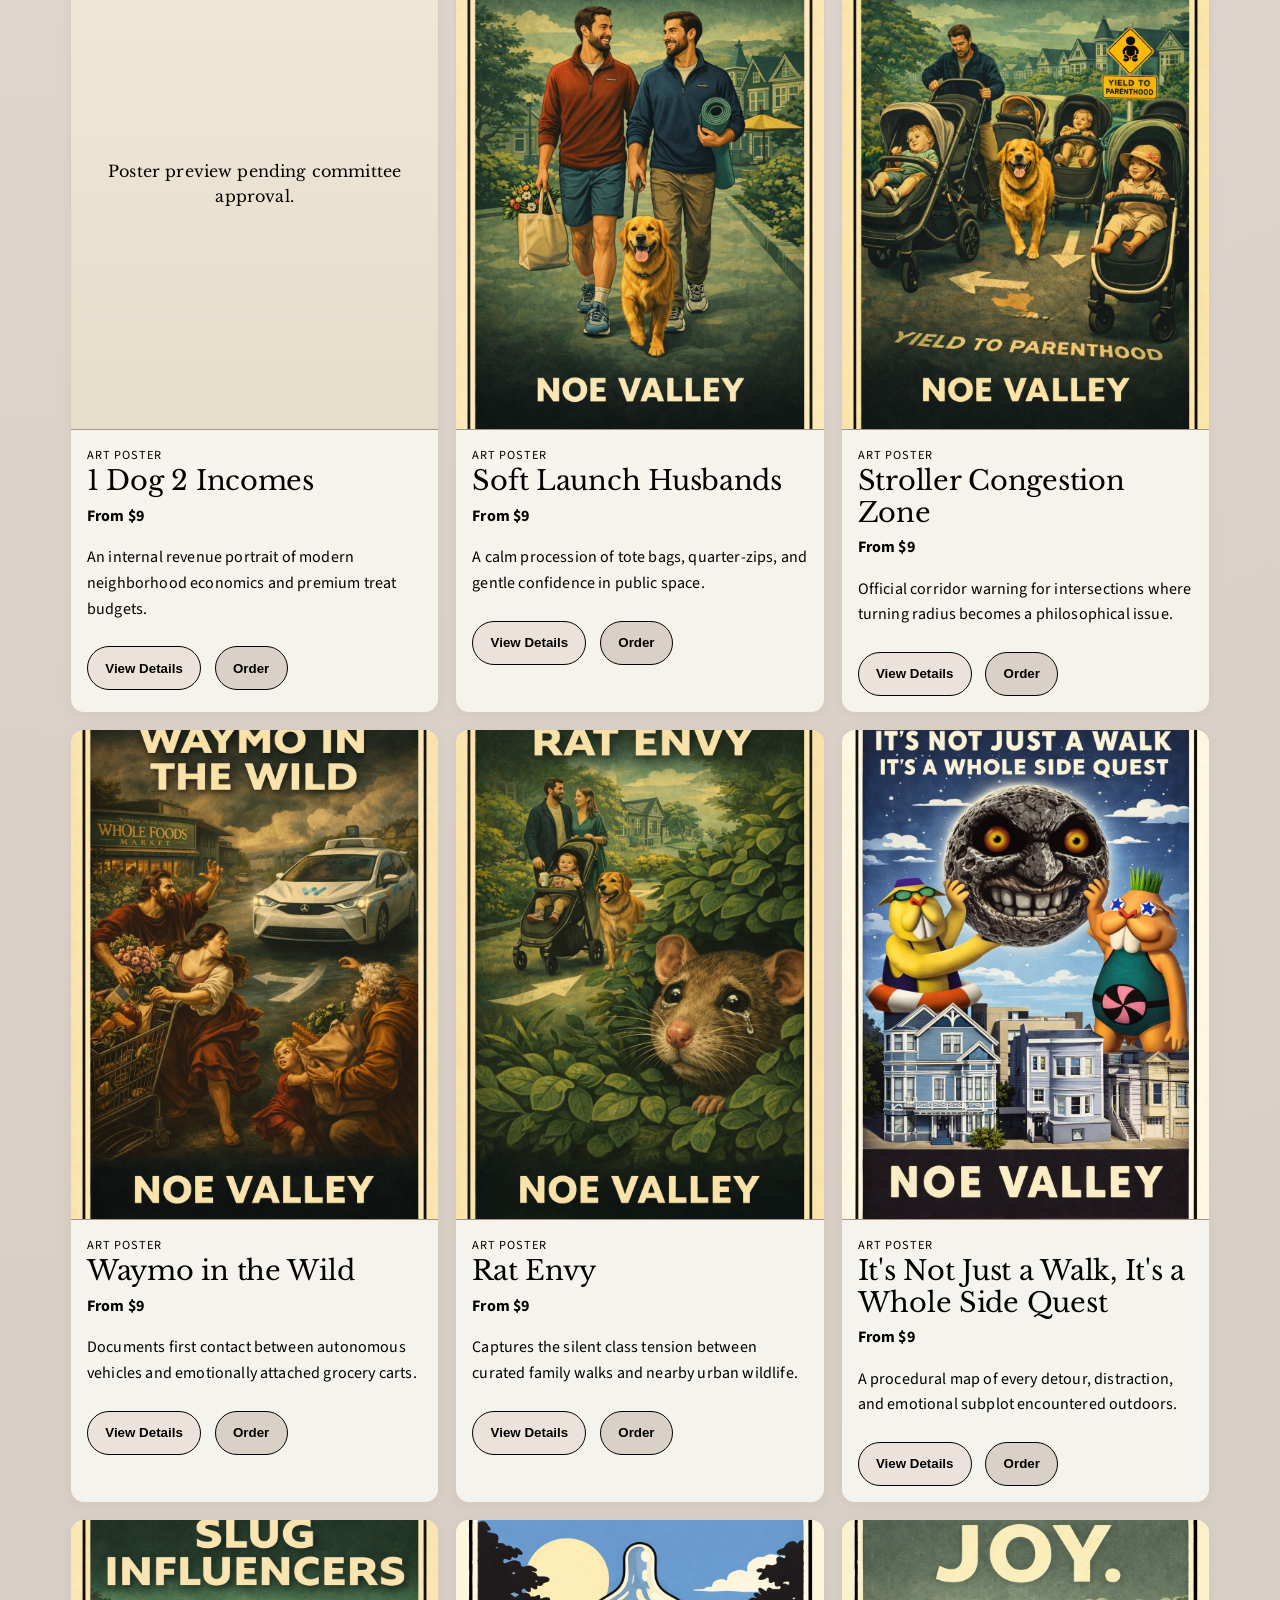
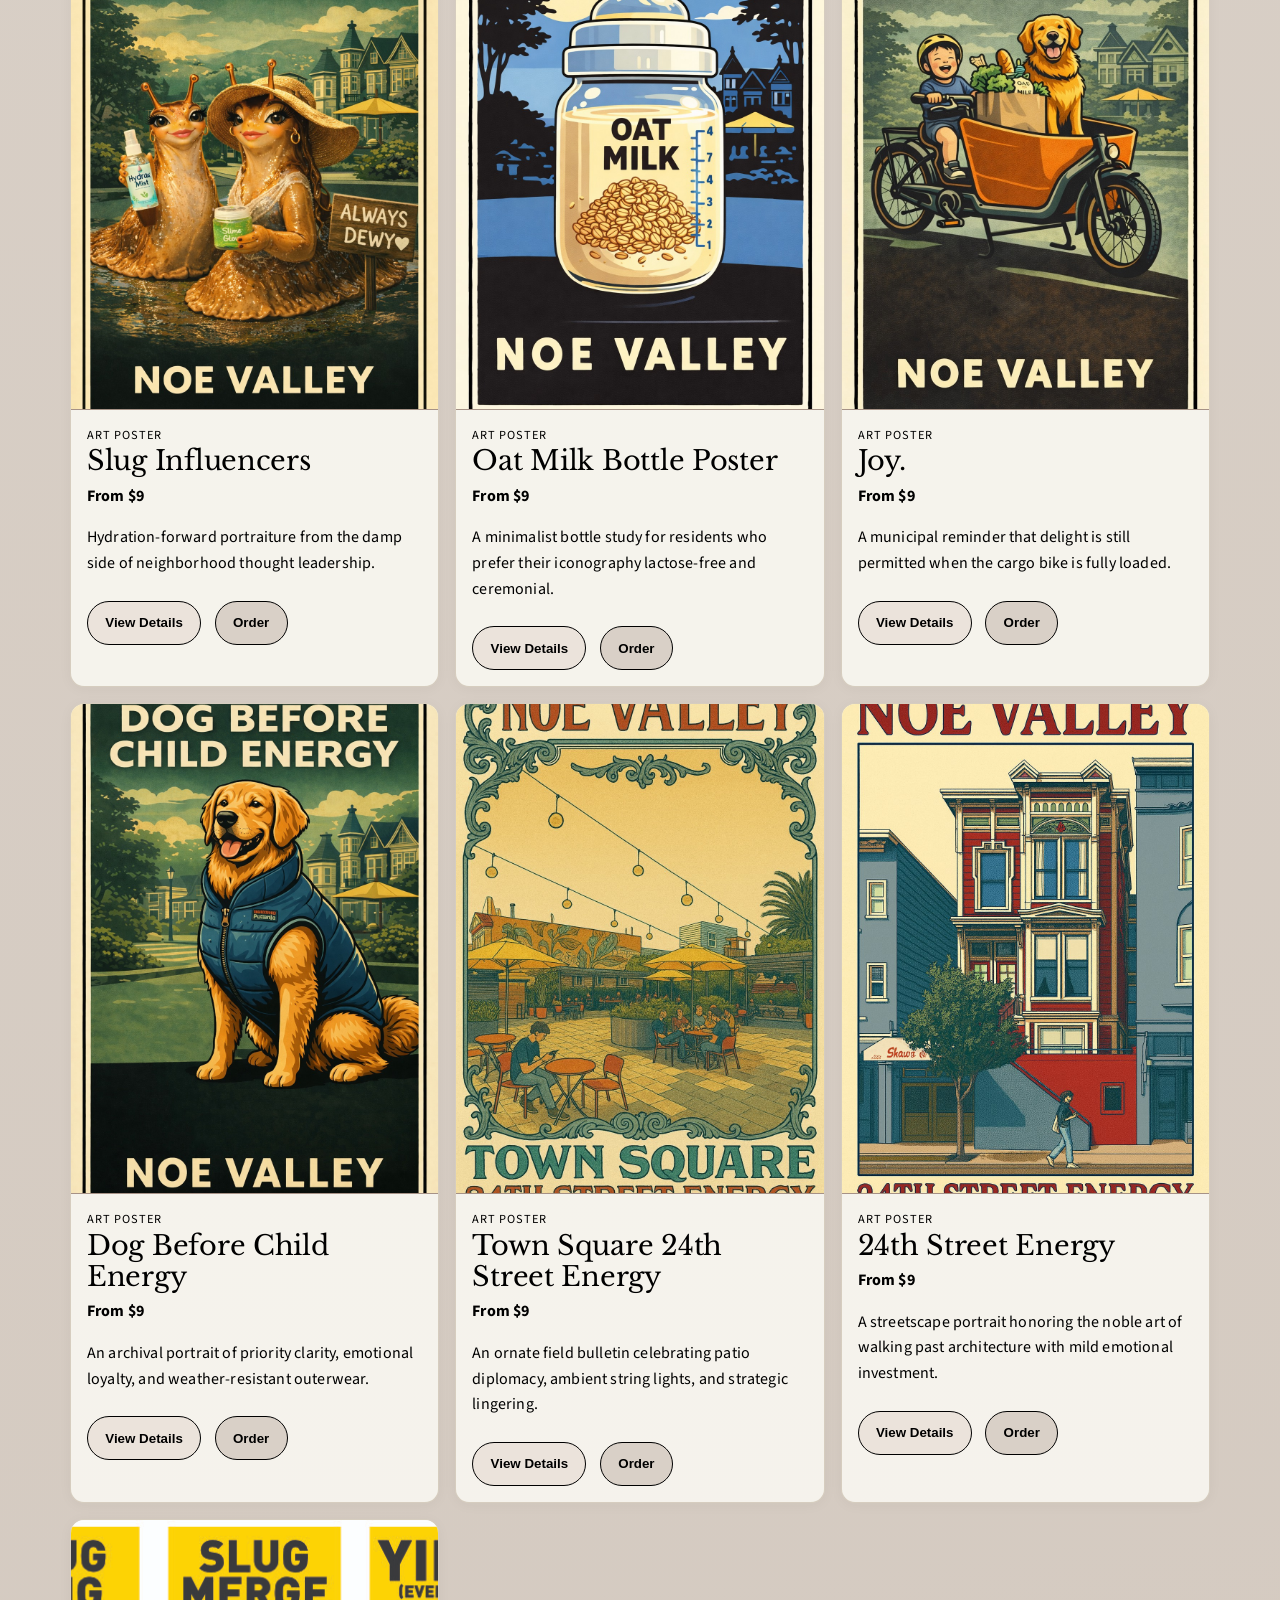
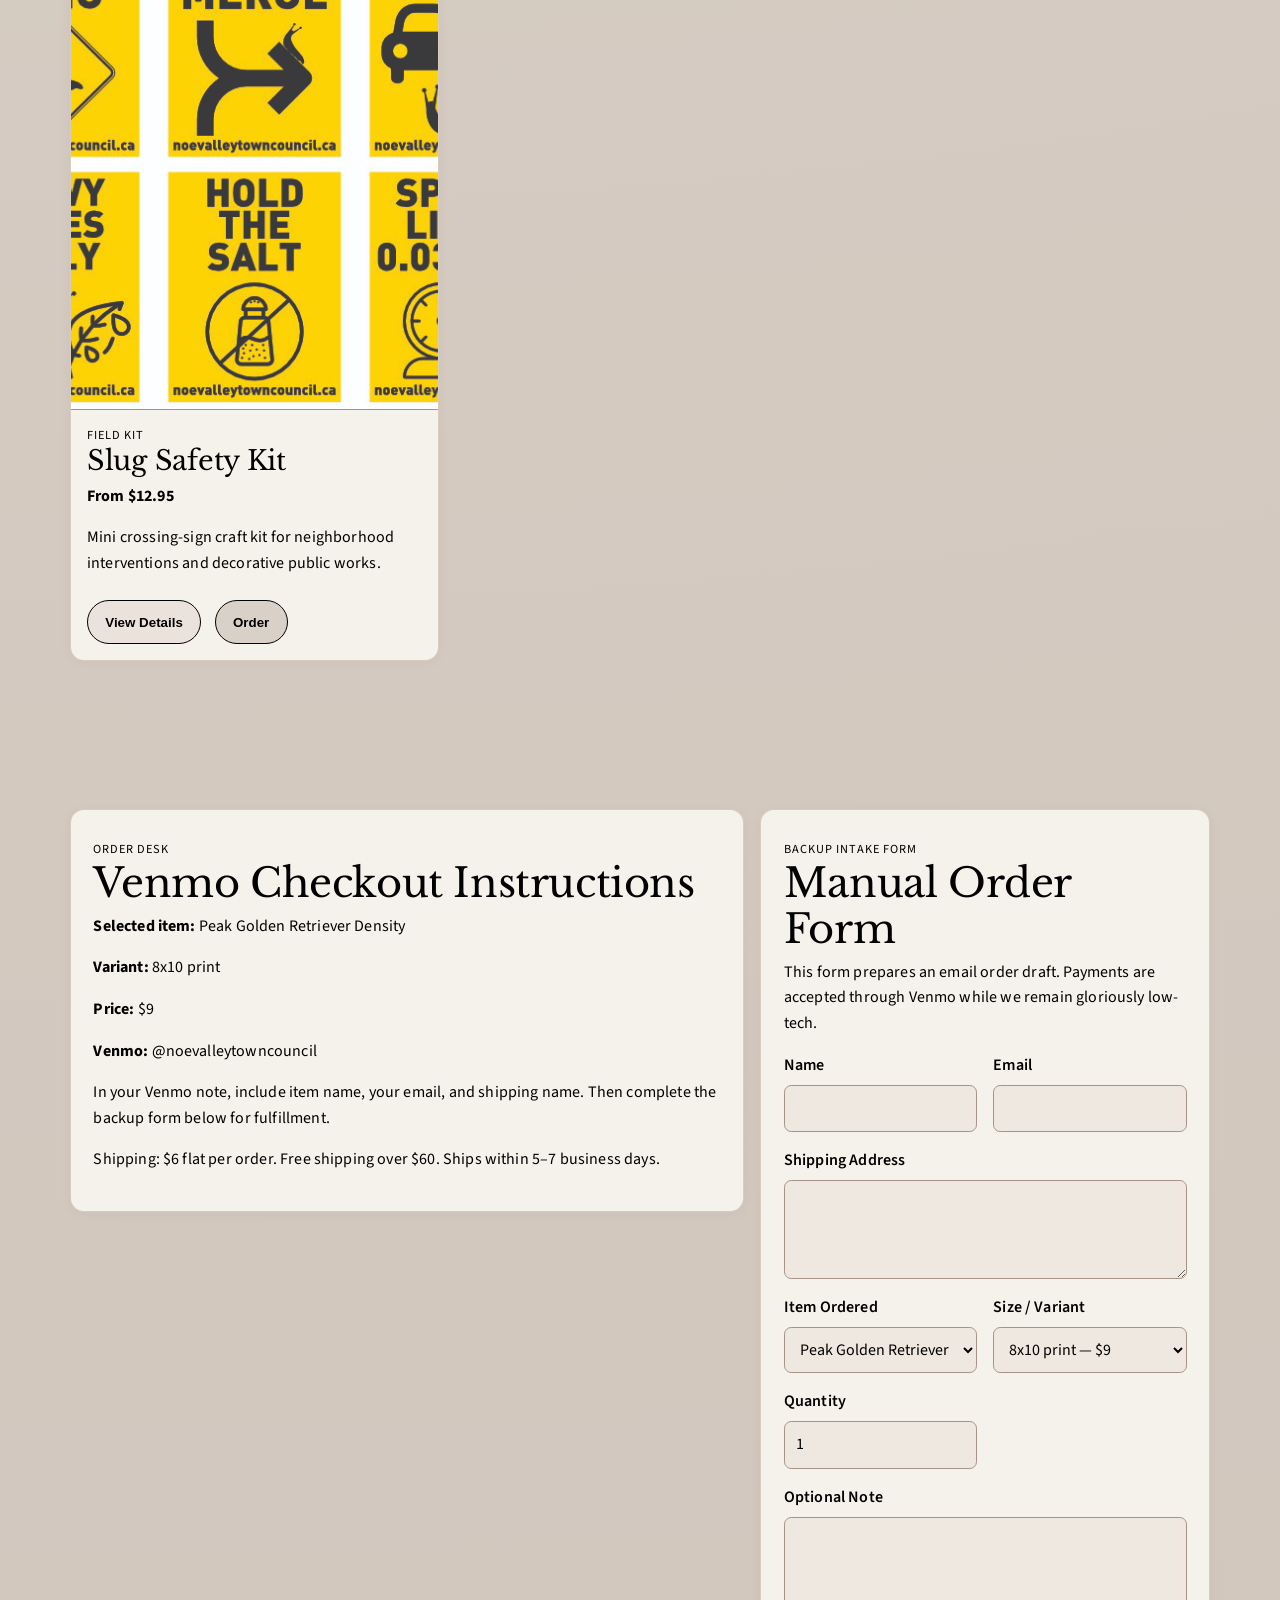
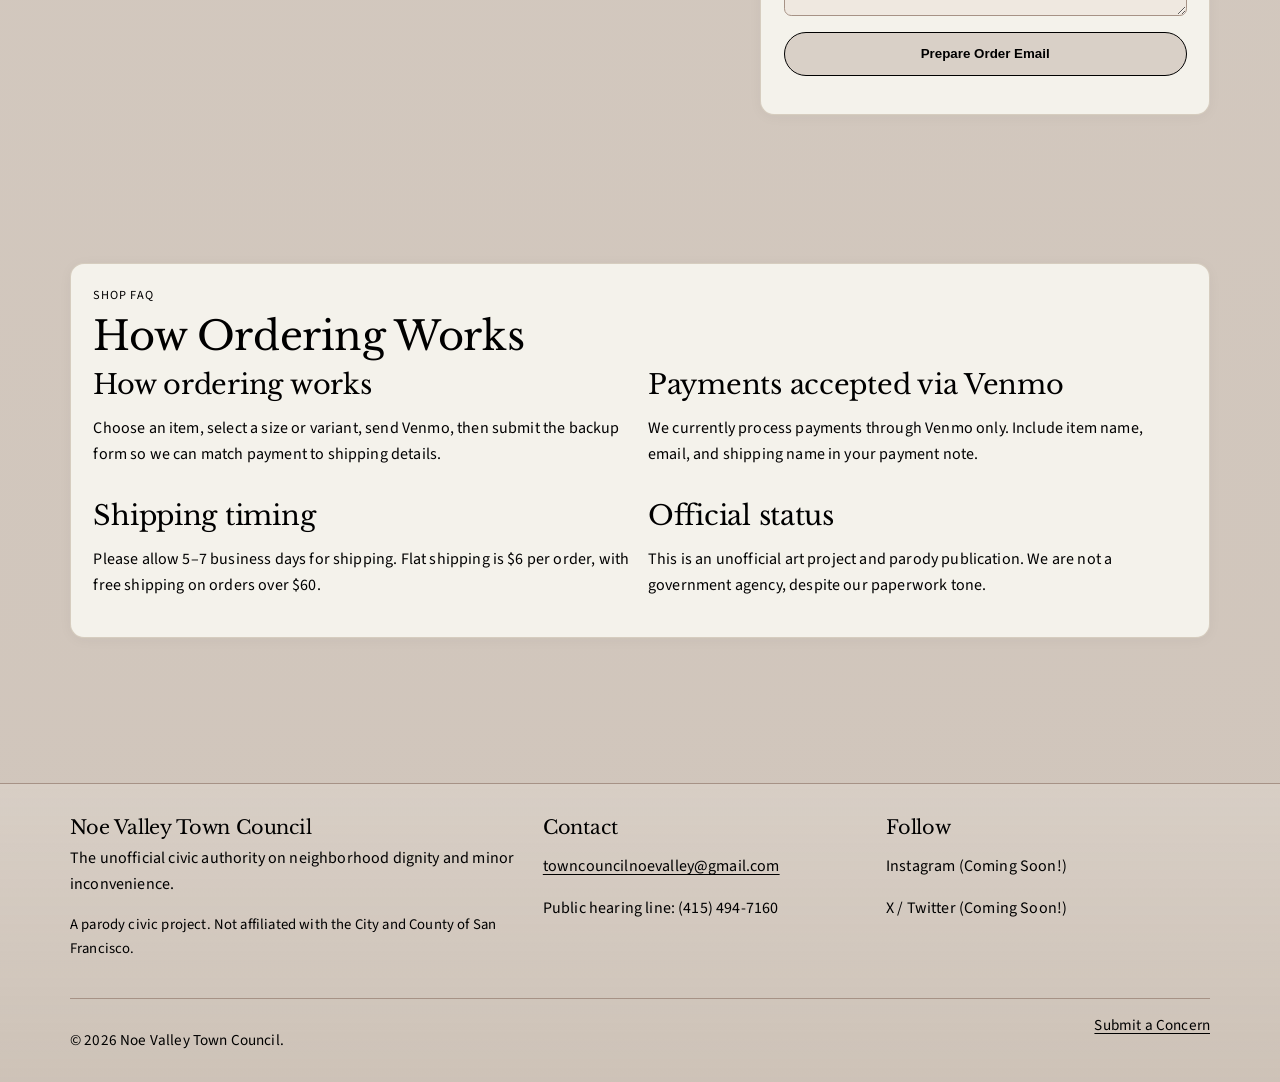
<file: shop.html>
<!doctype html>
<html lang="en">
  <head>
    <meta charset="utf-8" />
    <meta name="viewport" content="width=device-width, initial-scale=1" />
    <title>Shop | Noe Valley Town Council</title>
    <meta
      name="description"
      content="Town Council Goods: satirical Noe Valley posters and the Slug Safety Kit, issued under soft municipal authority."
    />
    <link rel="preconnect" href="https://fonts.googleapis.com" />
    <link rel="preconnect" href="https://fonts.gstatic.com" crossorigin />
    <link
      rel="preload"
      as="style"
      href="https://fonts.googleapis.com/css2?family=Libre+Baskerville:wght@400;700&amp;family=Source+Sans+3:wght@400;500;600;700&amp;display=swap"
    />
    <link
      rel="stylesheet"
      href="https://fonts.googleapis.com/css2?family=Libre+Baskerville:wght@400;700&amp;family=Source+Sans+3:wght@400;500;600;700&amp;display=swap"
      media="print"
      onload="this.media='all'"
    />
    <noscript>
      <link
        rel="stylesheet"
        href="https://fonts.googleapis.com/css2?family=Libre+Baskerville:wght@400;700&amp;family=Source+Sans+3:wght@400;500;600;700&amp;display=swap"
      />
    </noscript>
    <link rel="stylesheet" href="css/styles.css" />
    <link rel="icon" type="image/png" sizes="32x32" href="assets/images/favicon-64.png" />
    <script defer src="js/content.js"></script>
    <script defer src="js/site.js"></script>
  </head>
  <body data-page="shop">
    <a class="skip-link" href="#main">Skip to main content</a>
    <div data-component="header"></div>

    <main id="main">
      <section class="page-hero">
        <div class="container page-head reveal">
          <p class="hero-ribbon">Issued Under Soft Municipal Authority</p>
          <h1>Town Council Goods</h1>
          <p>
            Neighborhood supply for domestic display, civic overreaction, and gift-giving among people who can identify
            a block by stroller traffic pattern alone.
          </p>
        </div>
      </section>

      <section>
        <div class="container">
          <div class="section-head">
            <div>
              <p class="eyebrow">Neighborhood Supply</p>
              <h2>Poster Collection &amp; Slug Safety Kit</h2>
            </div>
          </div>
          <div id="shop-products" class="shop-grid" aria-live="polite"></div>
        </div>
      </section>

      <section>
        <div class="container dual-grid shop-order-grid">
          <article class="shop-order-panel reveal" id="shop-order-panel">
            <p class="eyebrow">Order Desk</p>
            <h2>Venmo Checkout Instructions</h2>
            <p id="shop-order-summary">Select a product to populate order details.</p>
            <p><strong>Venmo:</strong> <span id="shop-venmo-handle">@noevalleytowncouncil</span></p>
            <p id="shop-venmo-note">
              Include item name, email, and shipping name in your Venmo note, or send those details with the backup
              form.
            </p>
            <p id="shop-shipping-note">Ships within 5–7 business days.</p>
          </article>

          <article class="shop-form-panel reveal" style="animation-delay: 120ms">
            <p class="eyebrow">Backup Intake Form</p>
            <h2>Manual Order Form</h2>
            <p>
              This form prepares an email order draft. Payments are accepted through Venmo while we remain gloriously
              low-tech.
            </p>
            <form id="shop-order-form" class="form-grid" novalidate>
              <div class="field">
                <label for="shop-order-name">Name</label>
                <input id="shop-order-name" name="name" type="text" autocomplete="name" required />
              </div>
              <div class="field">
                <label for="shop-order-email">Email</label>
                <input id="shop-order-email" name="email" type="email" autocomplete="email" required />
              </div>
              <div class="field field-wide">
                <label for="shop-order-shipping">Shipping Address</label>
                <textarea
                  id="shop-order-shipping"
                  name="shipping_address"
                  rows="3"
                  autocomplete="street-address"
                  required
                ></textarea>
              </div>
              <div class="field">
                <label for="shop-order-item">Item Ordered</label>
                <select id="shop-order-item" name="item" required></select>
              </div>
              <div class="field">
                <label for="shop-order-variant">Size / Variant</label>
                <select id="shop-order-variant" name="variant" required></select>
              </div>
              <div class="field">
                <label for="shop-order-quantity">Quantity</label>
                <input id="shop-order-quantity" name="quantity" type="number" min="1" step="1" value="1" required />
              </div>
              <div class="field field-wide">
                <label for="shop-order-note">Optional Note</label>
                <textarea id="shop-order-note" name="note" rows="3"></textarea>
              </div>
              <div class="field field-wide">
                <button class="button button-primary" type="submit">Prepare Order Email</button>
              </div>
            </form>
            <p id="shop-order-status" role="status" aria-live="polite"></p>
          </article>
        </div>
      </section>

      <section>
        <div class="container">
          <article class="about-panel reveal">
            <p class="eyebrow">Shop FAQ</p>
            <h2>How Ordering Works</h2>
            <div class="shop-faq-grid">
              <div>
                <h3>How ordering works</h3>
                <p>
                  Choose an item, select a size or variant, send Venmo, then submit the backup form so we can match
                  payment to shipping details.
                </p>
              </div>
              <div>
                <h3>Payments accepted via Venmo</h3>
                <p>
                  We currently process payments through Venmo only. Include item name, email, and shipping name in your
                  payment note.
                </p>
              </div>
              <div>
                <h3>Shipping timing</h3>
                <p>
                  Please allow 5–7 business days for shipping. Flat shipping is $6 per order, with free shipping on
                  orders over $60.
                </p>
              </div>
              <div>
                <h3>Official status</h3>
                <p>
                  This is an unofficial art project and parody publication. We are not a government agency, despite our
                  paperwork tone.
                </p>
              </div>
            </div>
          </article>
        </div>
      </section>
    </main>

    <div data-component="footer"></div>

    <div id="shop-modal" class="shop-modal" hidden aria-hidden="true">
      <div class="shop-modal-backdrop" data-shop-close></div>
      <div class="shop-modal-panel" role="dialog" aria-modal="true" aria-labelledby="shop-modal-title">
        <button class="shop-modal-close" type="button" data-shop-close aria-label="Close product details">×</button>
        <div id="shop-modal-content"></div>
      </div>
    </div>
  </body>
</html>
</file>
<file: css/styles.css>
:root {
  --bg: #d9d0c7;
  --bg-deep: #d0c5bb;
  --paper: #ebe3db;
  --ink: #000000;
  --ink-soft: #000000;
  --line: #a69286;
  --accent: #000000;
  --accent-deep: #000000;
  --sage: #a69286;
  --radius: 14px;
  --shadow: 0 12px 28px rgba(93, 73, 57, 0.12);
  --home-rail-width: 160px;
  --home-rail-height: 600px;
  --home-rail-gutter: 16px;
  --home-rail-top-offset: 8px;
  --header-desktop-height: 5.3rem;
}

* {
  box-sizing: border-box;
}

html,
body {
  margin: 0;
  padding: 0;
}

html {
  scroll-behavior: smooth;
  -webkit-text-size-adjust: 100%;
  text-size-adjust: 100%;
}

body {
  font-family: "Source Sans 3", "Gill Sans", "Avenir Next", sans-serif;
  font-size: 1rem;
  color: var(--ink);
  line-height: 1.6;
  background: radial-gradient(circle at 15% -15%, #ede7df 0%, var(--bg) 42%, var(--bg-deep) 100%);
  letter-spacing: 0.01em;
}

body.nav-open {
  overflow: hidden;
}

[data-component="header"] {
  display: block;
  min-height: var(--header-desktop-height);
}

[data-component="footer"] {
  display: block;
}

.side-sky-rail {
  position: fixed;
  top: calc(var(--header-desktop-height) + var(--home-rail-top-offset));
  width: var(--home-rail-width);
  height: var(--home-rail-height);
  z-index: 12;
}

.side-sky-rail img {
  width: 100%;
  height: 100%;
  object-fit: cover;
  border-radius: 10px;
  border: 1px solid var(--line);
  box-shadow: var(--shadow);
}

.side-sky-rail-left {
  left: max(var(--home-rail-gutter), calc((100vw - 1140px) / 2 - (var(--home-rail-width) + var(--home-rail-gutter))));
}

.side-sky-rail-right {
  right: max(var(--home-rail-gutter), calc((100vw - 1140px) / 2 - (var(--home-rail-width) + var(--home-rail-gutter))));
}

img {
  max-width: 100%;
  display: block;
}

a {
  color: var(--ink);
  text-underline-offset: 0.18em;
}

a:hover {
  color: var(--accent-deep);
}

a:focus-visible {
  text-decoration: underline;
}

.skip-link {
  position: absolute;
  left: -999px;
  top: 0.5rem;
  background: var(--paper);
  color: #000000;
  border: 1px solid var(--line);
  padding: 0.5rem 0.75rem;
  border-radius: 0.35rem;
  z-index: 999;
}

.skip-link:focus {
  left: 0.75rem;
}

.container {
  width: min(1140px, calc(100% - 2.5rem));
  margin: 0 auto;
}

.site-header {
  border-bottom: 1px solid var(--line);
  background: rgba(226, 217, 209, 0.96);
  backdrop-filter: blur(8px);
  position: sticky;
  top: 0;
  z-index: 50;
}

.header-row {
  min-height: 5.3rem;
  display: grid;
  grid-template-columns: auto 1fr;
  align-items: center;
  gap: 2.5rem;
}

.site-title {
  text-decoration: none;
  font-family: "Libre Baskerville", "Iowan Old Style", serif;
  font-size: clamp(1.35rem, 2.3vw, 2rem);
  letter-spacing: 0;
  line-height: 1.1;
}

.site-nav ul {
  list-style: none;
  margin: 0;
  padding: 0;
  display: flex;
  justify-content: flex-end;
  flex-wrap: wrap;
  gap: 0.5rem 1.1rem;
}

.site-nav a {
  text-decoration: none;
  font-size: 1.01rem;
  display: inline-flex;
  align-items: center;
  min-height: 2.75rem;
  padding: 0.2rem 0;
  border-bottom: 1px solid transparent;
  transition: border-color 200ms ease, color 200ms ease;
}

.site-nav a:hover,
.site-nav a:focus-visible,
.site-nav a.is-active {
  border-color: var(--ink);
}

.nav-toggle {
  display: none;
  margin-left: auto;
  width: 2.8rem;
  height: 2.4rem;
  border: 1px solid var(--line);
  border-radius: 0.6rem;
  background: var(--paper);
  align-items: center;
  justify-content: center;
  flex-direction: column;
  gap: 0.3rem;
}

.nav-toggle span:not(.sr-only) {
  width: 1.2rem;
  height: 0.09rem;
  background: var(--ink);
  display: block;
}

.sr-only {
  position: absolute;
  width: 1px;
  height: 1px;
  padding: 0;
  margin: -1px;
  overflow: hidden;
  clip: rect(0, 0, 0, 0);
  white-space: nowrap;
  border: 0;
}

.page-hero {
  padding: clamp(3rem, 7vw, 6rem) 0 clamp(2rem, 5vw, 4rem);
}

body[data-page="home"] .page-hero {
  padding-top: clamp(1.2rem, 3vw, 2.1rem);
}

.home-image-hero {
  padding: 1rem 0 0;
}

.home-image-surface {
  min-height: clamp(220px, 34vh, 380px);
  border-radius: var(--radius);
  border: 1px solid var(--line);
  overflow: hidden;
  display: flex;
  align-items: flex-end;
  padding: clamp(1.3rem, 3vw, 2.2rem);
  background:
    linear-gradient(140deg, rgba(140, 116, 94, 0.18), rgba(166, 146, 134, 0.16)),
    url("../assets/images/noe-hero.jpg") center/cover no-repeat;
  box-shadow: var(--shadow);
}

.home-image-overlay {
  background: rgba(217, 208, 199, 0.78);
  border: 1px solid rgba(140, 116, 94, 0.45);
  border-radius: 12px;
  padding: 1rem;
  max-width: min(740px, 100%);
}

.home-image-overlay h1 {
  margin: 0 0 0.5rem;
  color: #000000;
}

.home-image-overlay p {
  margin: 0;
  color: #000000;
}

.home-image-overlay .cta-row {
  margin-top: 0.9rem;
}

.home-hero {
  display: block;
}

.hero-copy {
  background: linear-gradient(135deg, rgba(241, 235, 229, 0.78), rgba(228, 217, 207, 0.82));
  border: 1px solid rgba(166, 146, 134, 0.85);
  border-radius: var(--radius);
  box-shadow: var(--shadow);
  padding: clamp(1.6rem, 3vw, 2.5rem);
}

.eyebrow {
  margin: 0;
  text-transform: uppercase;
  letter-spacing: 0.08em;
  font-size: 0.77rem;
  color: var(--ink-soft);
}

h1,
h2,
h3,
h4 {
  font-family: "Libre Baskerville", "Iowan Old Style", serif;
  font-weight: 400;
  line-height: 1.15;
  margin: 0;
  letter-spacing: -0.01em;
}

h1 {
  font-size: clamp(2rem, 5.1vw, 4rem);
  margin-top: 0.65rem;
  margin-bottom: 1.2rem;
}

h2 {
  font-size: clamp(1.65rem, 3.2vw, 2.5rem);
}

h3 {
  font-size: clamp(1.2rem, 2.2vw, 1.7rem);
}

.lead {
  margin: 0;
  font-size: clamp(1.05rem, 1.8vw, 1.36rem);
  color: #000000;
  max-width: 42ch;
}

.cta-row {
  margin-top: 1.5rem;
  display: flex;
  flex-wrap: wrap;
  gap: 0.85rem;
}

.button {
  border: 1px solid var(--ink);
  border-radius: 999px;
  padding: 0.55rem 1.08rem;
  min-height: 2.75rem;
  text-decoration: none;
  font-weight: 600;
  display: inline-flex;
  align-items: center;
  justify-content: center;
  transition: transform 180ms ease, background-color 180ms ease, color 180ms ease;
}

.button:hover,
.button:focus-visible {
  transform: translateY(-1px);
}

.button-primary {
  background: #d9d0c7;
  color: #000000;
}

.button-primary:hover,
.button-primary:focus-visible {
  color: #000000;
  background: #c9beb2;
}

.button-secondary {
  background: var(--paper);
}

main section {
  padding: clamp(2.5rem, 6vw, 4.6rem) 0;
}

.section-head {
  display: flex;
  justify-content: space-between;
  align-items: end;
  gap: 1rem;
  margin-bottom: 1.2rem;
}

.section-subtitle {
  margin: 0;
  color: var(--ink-soft);
}

.card-grid {
  display: grid;
  grid-template-columns: repeat(3, minmax(0, 1fr));
  gap: 1rem;
}

.card,
.list-item,
.press-item,
.resolution-item,
.archive-item,
.feature-panel,
.eyesore-feature,
.callout,
.contact-card,
.about-panel,
.shop-card,
.shop-order-panel,
.shop-form-panel {
  border: 1px solid rgba(212, 203, 188, 0.95);
  background: rgba(251, 249, 244, 0.85);
  border-radius: var(--radius);
  padding: clamp(1rem, 2.1vw, 1.4rem);
  box-shadow: 0 2px 14px rgba(57, 50, 37, 0.04);
}

.card h3,
.list-item h3,
.press-item h2,
.resolution-item h2,
.archive-item h3,
.eyesore-feature h2,
.about-panel h2 {
  margin-top: 0.45rem;
  margin-bottom: 0.65rem;
}

.meta {
  margin-top: 0;
  margin-bottom: 0.6rem;
  font-size: 0.92rem;
  color: var(--ink-soft);
}

.text-link {
  font-weight: 600;
  text-decoration: none;
  border-bottom: 1px solid var(--line);
  padding-bottom: 0.06rem;
}

body[data-page="home"] .text-link,
body[data-page="home"] h2 a,
body[data-page="home"] h3 a {
  text-decoration: none;
  border-bottom: 0;
}

.dual-grid {
  display: grid;
  grid-template-columns: minmax(0, 1.2fr) minmax(0, 0.8fr);
  gap: 1rem;
}

.dual-grid > * {
  min-width: 0;
}

.stack {
  display: grid;
  gap: 1rem;
}

.stack > * {
  min-width: 0;
}

.callout {
  background: linear-gradient(145deg, #e7ddd4, #ddd0c4);
}

.callout h3 {
  margin-bottom: 0.5rem;
}

.page-head {
  max-width: 75ch;
}

.page-head h1 {
  margin-bottom: 0.85rem;
}

.page-head p {
  margin: 0;
  color: #000000;
  font-size: clamp(1.05rem, 2.1vw, 1.26rem);
}

.resolution-top {
  display: flex;
  justify-content: space-between;
  align-items: center;
  gap: 1rem;
}

.status {
  margin: 0;
  border-radius: 999px;
  border: 1px solid var(--line);
  padding: 0.2rem 0.6rem;
  font-size: 0.78rem;
  text-transform: uppercase;
  letter-spacing: 0.05em;
}

.status.adopted,
.status.in-effect {
  background: rgba(141, 152, 139, 0.15);
  border-color: rgba(107, 122, 104, 0.4);
}

.status.pilot-program,
.status.under-committee-review {
  background: rgba(149, 111, 82, 0.12);
  border-color: rgba(149, 111, 82, 0.45);
}

details {
  border-top: 1px dashed var(--line);
  margin-top: 1rem;
  padding-top: 0.75rem;
}

summary {
  cursor: pointer;
  font-weight: 600;
  list-style-position: outside;
}

.details-body {
  margin-top: 0.6rem;
  display: grid;
  gap: 0.75rem;
  min-width: 0;
  overflow-wrap: anywhere;
}

.details-body > * {
  min-width: 0;
}

.details-body p,
.details-body a,
.details-body li {
  overflow-wrap: anywhere;
  word-break: break-word;
}

.press-media-grid {
  display: grid;
  gap: 0.9rem;
  margin: 0 0 1rem;
  max-width: 100%;
  min-width: 0;
}

.press-media {
  margin: 0;
  min-width: 0;
}

.press-media img {
  width: 100%;
  height: auto;
  max-width: min(100%, 700px);
  border-radius: 10px;
  border: 1px solid var(--line);
  margin-inline: auto;
  background: rgba(239, 232, 224, 0.95);
}

.press-media figcaption {
  margin-top: 0.4rem;
  font-size: 0.92rem;
  color: var(--ink-soft);
  max-width: min(100%, 700px);
  margin-left: auto;
  margin-right: auto;
}

body[data-page="press"] #press-list,
body[data-page="press"] .press-item,
body[data-page="press"] details,
body[data-page="press"] .details-body {
  min-width: 0;
}

.eyesore-photo,
.resolution-photo {
  width: 100%;
  height: auto;
  border-radius: 10px;
  border: 1px solid var(--line);
  margin-bottom: 0.9rem;
}

.ruling {
  border-top: 1px dashed var(--line);
  margin-top: 1rem;
  padding-top: 0.7rem;
}

.form-grid {
  display: grid;
  grid-template-columns: repeat(2, minmax(0, 1fr));
  gap: 1rem;
}

.form-grid > * {
  min-width: 0;
}

.field {
  display: grid;
  gap: 0.4rem;
}

.field-wide {
  grid-column: 1 / -1;
}

label {
  font-weight: 600;
}

input,
select,
textarea {
  font: inherit;
  color: var(--ink);
  border: 1px solid #a69286;
  background: #efe8e0;
  border-radius: 0.45rem;
  padding: 0.63rem 0.7rem;
  width: 100%;
  max-width: 100%;
}

input,
select {
  min-height: 2.75rem;
}

input:focus-visible,
select:focus-visible,
textarea:focus-visible,
button:focus-visible,
a:focus-visible,
summary:focus-visible {
  outline: 2px solid var(--accent);
  outline-offset: 2px;
}

textarea {
  min-height: 10rem;
  resize: vertical;
}

#contact-status {
  margin-top: 0.8rem;
  font-weight: 600;
  color: #000000;
}

#home-resolutions {
  min-height: clamp(260px, 34vh, 360px);
}

#home-press {
  min-height: clamp(180px, 24vh, 260px);
}

#home-eyesore {
  min-height: clamp(180px, 24vh, 250px);
}

.site-footer {
  margin-top: clamp(2.5rem, 6vw, 4.5rem);
  border-top: 1px solid var(--line);
  background: linear-gradient(180deg, rgba(217, 208, 199, 0.82), rgba(205, 194, 183, 0.95));
  padding-top: 2rem;
  position: relative;
  z-index: 20;
}

.footer-grid {
  display: grid;
  grid-template-columns: 1.4fr 1fr 1fr;
  gap: 1.2rem;
}

.footer-heading {
  font-size: 1.2rem;
  margin-bottom: 0.5rem;
}

.footer-copy,
.fine-print {
  margin-top: 0.2rem;
  color: var(--ink-soft);
}

.fine-print {
  font-size: 0.92rem;
}

.footer-bottom {
  border-top: 1px solid var(--line);
  margin-top: 1.4rem;
  padding: 0.9rem 0;
  display: flex;
  justify-content: space-between;
  gap: 0.8rem;
  flex-wrap: wrap;
  font-size: 0.95rem;
}

.about-grid {
  display: grid;
  grid-template-columns: repeat(2, minmax(0, 1fr));
  gap: 1rem;
}

.committee-list {
  margin: 0;
  padding-left: 1.2rem;
}

.committee-list li + li {
  margin-top: 0.45rem;
}

.hero-ribbon {
  display: inline-block;
  font-size: 0.8rem;
  text-transform: uppercase;
  letter-spacing: 0.07em;
  border: 1px solid rgba(58, 49, 39, 0.4);
  border-radius: 999px;
  padding: 0.2rem 0.65rem;
  background: rgba(248, 242, 232, 0.76);
  margin-bottom: 0.8rem;
}

.announcement {
  border-left: 3px solid var(--accent);
  background: rgba(236, 227, 218, 0.72);
  padding: 0.75rem 0.85rem;
  margin-top: 1rem;
}

.shop-grid {
  display: grid;
  grid-template-columns: repeat(3, minmax(0, 1fr));
  gap: 1rem;
}

.shop-card {
  padding: 0;
  overflow: hidden;
  display: grid;
  grid-template-rows: auto 1fr;
}

.shop-media {
  aspect-ratio: 3 / 4;
  border-bottom: 1px solid var(--line);
  background: linear-gradient(180deg, #efe8da, #e6ddca);
}

.shop-media img {
  width: 100%;
  height: 100%;
  object-fit: cover;
}

.shop-image-placeholder {
  height: 100%;
  display: grid;
  place-items: center;
  text-align: center;
  padding: 1rem;
  color: var(--ink-soft);
  font-family: "Libre Baskerville", "Iowan Old Style", serif;
}

.shop-card-copy {
  padding: 1rem;
}

.shop-price {
  margin: 0.45rem 0 0.6rem;
  font-weight: 700;
  font-size: 1rem;
}

.shop-order-grid {
  align-items: start;
}

.shop-order-panel p,
.shop-form-panel p {
  margin-top: 0.5rem;
}

.shop-form-panel textarea {
  min-height: 5.2rem;
}

.shop-form-panel {
  overflow: hidden;
}

#shop-order-status {
  margin-top: 0.8rem;
  font-weight: 700;
}

#shop-order-status.is-success {
  color: #2f5f39;
}

#shop-order-status.is-error {
  color: #8b2f35;
}

.shop-faq-grid {
  display: grid;
  grid-template-columns: repeat(2, minmax(0, 1fr));
  gap: 1rem;
}

.shop-faq-grid h3 {
  margin-bottom: 0.45rem;
}

.shop-modal {
  position: fixed;
  inset: 0;
  z-index: 90;
}

.shop-modal-backdrop {
  position: absolute;
  inset: 0;
  background: rgba(38, 33, 26, 0.62);
  backdrop-filter: blur(2px);
}

.shop-modal-panel {
  position: relative;
  width: min(980px, calc(100% - 2rem));
  max-height: calc(100dvh - 2rem);
  margin: 1rem auto;
  overflow: auto;
  border: 1px solid var(--line);
  border-radius: var(--radius);
  background: var(--paper);
  box-shadow: var(--shadow);
  padding: 1.1rem;
}

.shop-modal-close {
  margin-left: auto;
  border: 1px solid var(--line);
  background: var(--paper);
  border-radius: 999px;
  width: 2.1rem;
  height: 2.1rem;
  display: grid;
  place-items: center;
  font-size: 1.2rem;
  cursor: pointer;
}

.shop-modal-layout {
  margin-top: 0.5rem;
  display: grid;
  grid-template-columns: minmax(0, 0.8fr) minmax(0, 1fr);
  gap: 1rem;
}

.shop-modal-media {
  border: 1px solid var(--line);
  border-radius: 10px;
  overflow: hidden;
  background: #efe8da;
}

.shop-modal-media img {
  width: 100%;
  height: 100%;
  object-fit: cover;
}

.shop-modal-copy {
  display: grid;
  align-content: start;
  gap: 0.7rem;
}

.shop-modal-copy h2 {
  margin-top: 0;
}

.shop-detail-note {
  margin: 0;
  font-style: italic;
  color: var(--ink-soft);
}

.shop-modal-price {
  margin: 0;
  font-weight: 700;
}

body.modal-open {
  overflow: hidden;
}

.reveal {
  opacity: 0;
  transform: translateY(14px);
  animation: reveal-up 0.62s ease forwards;
}

.home-image-surface.reveal,
.hero-copy.reveal,
.page-head.reveal {
  opacity: 1;
  transform: none;
  animation: none;
}

@keyframes reveal-up {
  to {
    opacity: 1;
    transform: translateY(0);
  }
}

@media (max-width: 1040px) {
  .site-nav ul {
    gap: 0.4rem 0.85rem;
  }

  .home-hero,
  .dual-grid,
  .footer-grid {
    grid-template-columns: 1fr;
  }

  .card-grid {
    grid-template-columns: repeat(2, minmax(0, 1fr));
  }

  .shop-grid {
    grid-template-columns: repeat(2, minmax(0, 1fr));
  }
}

@media (max-width: 880px) {
  [data-component="header"] {
    min-height: 4.5rem;
  }

  .header-row {
    grid-template-columns: 1fr auto;
    gap: 1rem;
    min-height: 4.5rem;
  }

  .nav-toggle {
    display: inline-flex;
  }

  .site-nav {
    position: fixed;
    inset: 4.5rem 0 auto;
    z-index: 40;
    background: rgba(223, 212, 202, 0.98);
    border-bottom: 1px solid var(--line);
    transform: translateY(-122%);
    transition: transform 260ms ease;
    box-shadow: 0 10px 30px rgba(50, 45, 38, 0.12);
    max-height: calc(100vh - 4.5rem);
    overflow-y: auto;
  }

  .site-nav ul {
    flex-direction: column;
    align-items: flex-start;
    width: min(1140px, calc(100% - 2.5rem));
    margin: 0 auto;
    padding: 1rem 0 1.2rem;
    gap: 0.65rem;
  }

  .site-nav.is-open {
    transform: translateY(0);
  }

  .site-nav a {
    font-size: 1.05rem;
    width: 100%;
    padding: 0.45rem 0;
  }

  .card-grid,
  .about-grid,
  .shop-grid,
  .shop-faq-grid {
    grid-template-columns: 1fr;
  }

  .shop-form-panel .form-grid {
    grid-template-columns: 1fr;
  }

  .shop-modal-layout {
    grid-template-columns: 1fr;
  }
}

@media (max-width: 1499px) {
  .side-sky-rail {
    display: none;
  }
}

@media (max-width: 660px) {
  .container {
    width: min(1140px, calc(100% - 1.4rem));
  }

  .page-hero {
    padding-top: 2.3rem;
  }

  .form-grid {
    grid-template-columns: 1fr;
  }

  .footer-bottom {
    flex-direction: column;
    align-items: flex-start;
  }
}

@media (max-width: 480px) {
  .section-head {
    flex-direction: column;
    align-items: flex-start;
  }

  .home-image-overlay {
    padding: 0.85rem;
  }

  .cta-row .button {
    width: 100%;
  }
}

@media (prefers-reduced-motion: reduce) {
  html {
    scroll-behavior: auto;
  }

  * {
    animation: none !important;
    transition: none !important;
  }

  .reveal {
    opacity: 1 !important;
    transform: none !important;
  }
}
</file>
